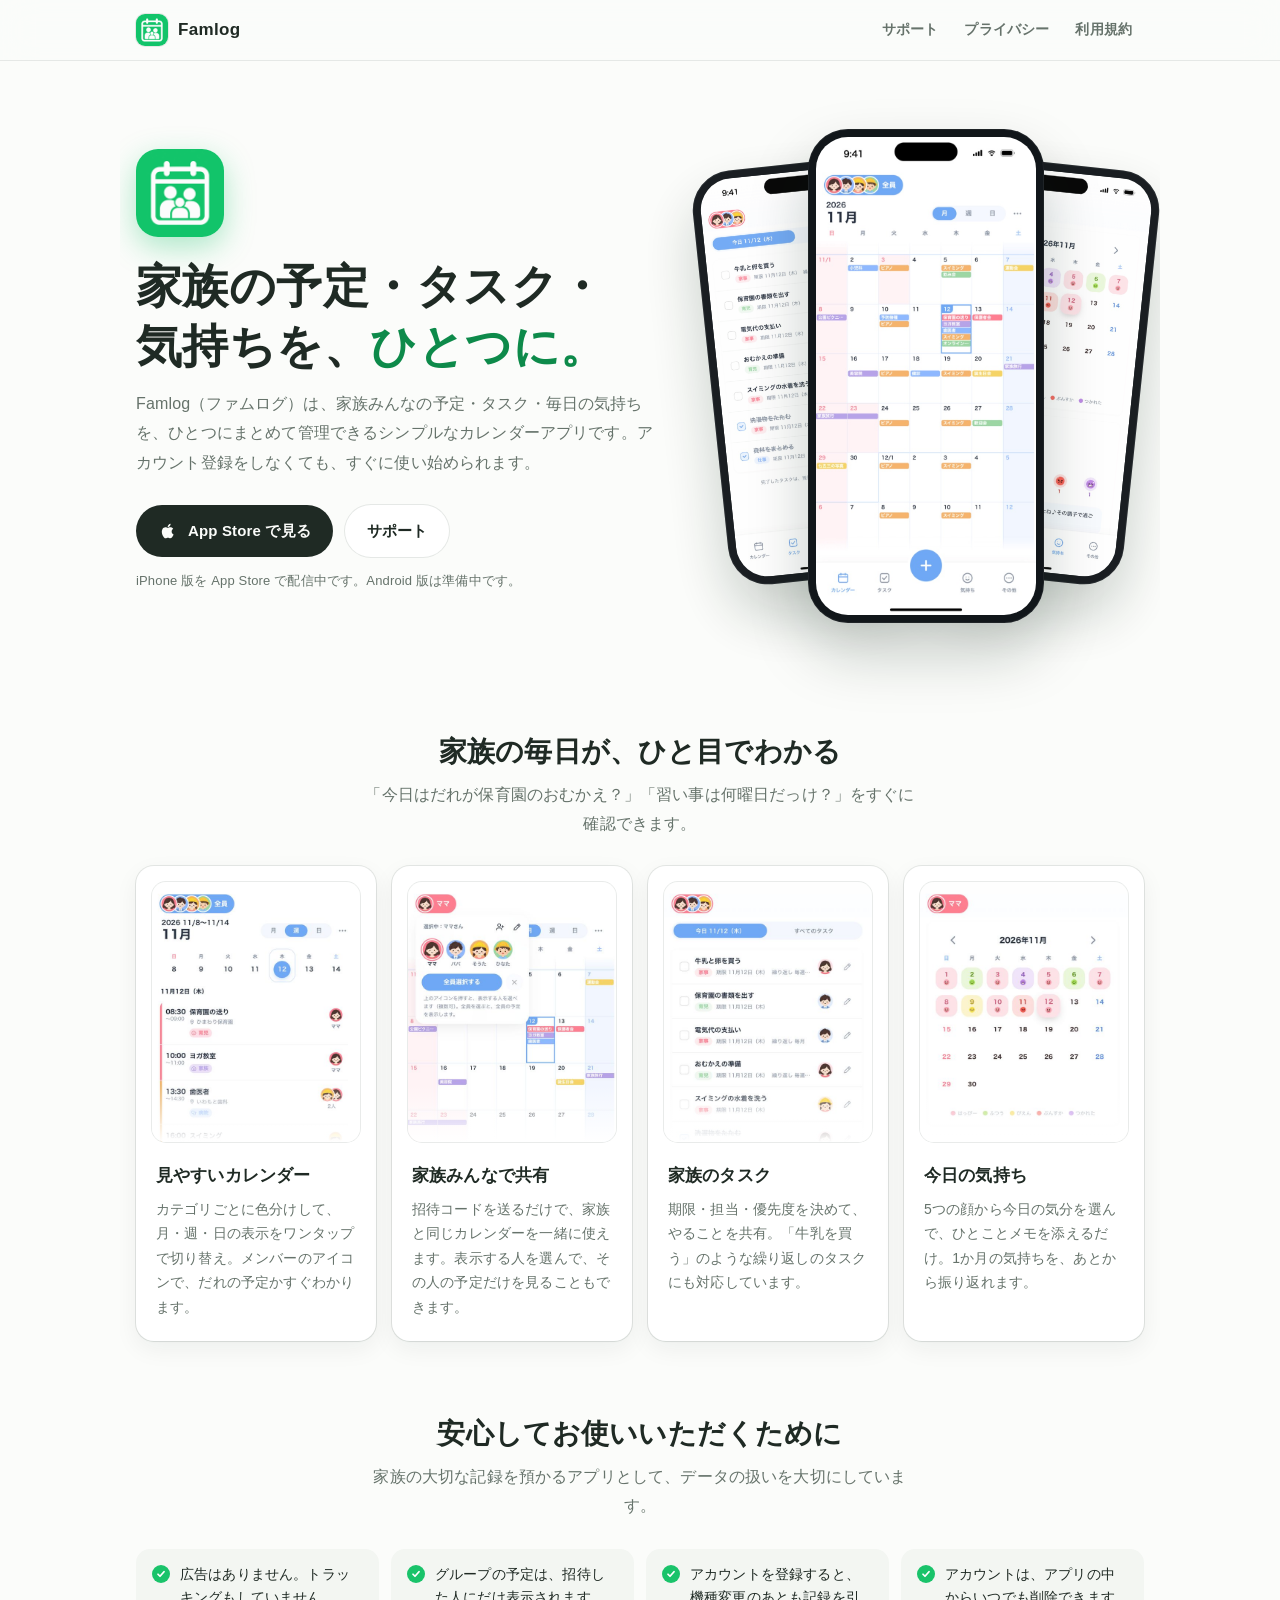
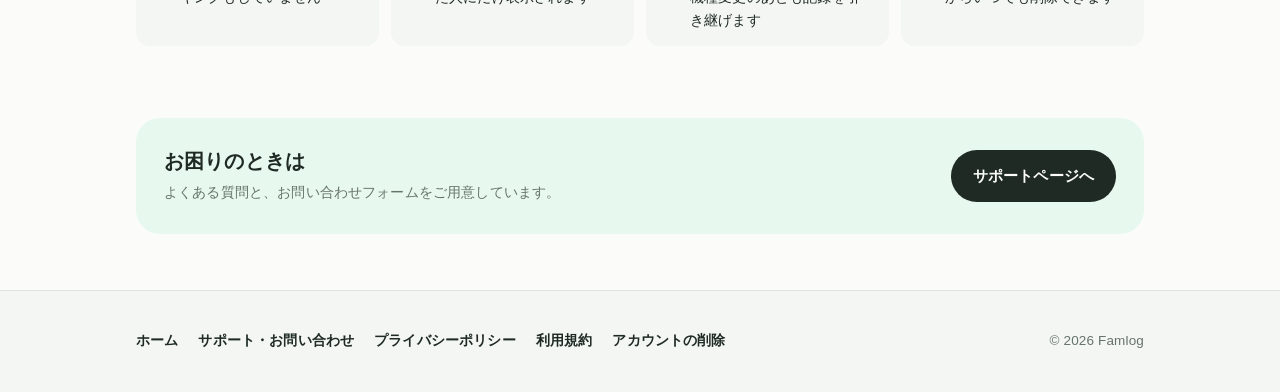
<file: index.html>
<!doctype html>
<html lang="ja">
<head>
  <meta charset="utf-8">
  <meta name="viewport" content="width=device-width, initial-scale=1, viewport-fit=cover">
  <title>Famlog（ファムログ）｜家族の予定・タスク・気持ちをひとつに</title>
  <link rel="stylesheet" href="legal.css">
  <meta name="description" content="Famlog（ファムログ）は、家族みんなの予定・タスク・毎日の気持ちを、ひとつにまとめて管理できるシンプルなカレンダーアプリです。">
  <meta name="theme-color" content="#fbfcfa" media="(prefers-color-scheme: light)">
  <meta name="theme-color" content="#0f1412" media="(prefers-color-scheme: dark)">
  <meta property="og:title" content="Famlog（ファムログ）">
  <meta property="og:description" content="家族みんなの予定・タスク・毎日の気持ちを、ひとつにまとめて管理できるシンプルなカレンダーアプリ。">
  <meta property="og:type" content="website">
  <meta property="og:image" content="https://famlog-app.github.io/images/icon.png">
  <meta name="apple-itunes-app" content="app-id=6818850324">
  <link rel="icon" href="images/icon.png">
  <link rel="apple-touch-icon" href="images/icon.png">
  <script>
    // アプリの中（iframe）で開いたときは data-embed を付ける（サイトのヘッダーとダークモードを使わない）
    try { if (window.self !== window.top) document.documentElement.setAttribute("data-embed", ""); } catch (e) { document.documentElement.setAttribute("data-embed", ""); }
  </script>
</head>
<body class="home">
<header class="site-header">
  <div class="inner">
    <a class="brand" href="index.html" aria-current="page"><img src="images/icon.png" alt="" width="32" height="32">Famlog</a>
    <nav class="site-nav" aria-label="メニュー">
      <a href="support.html">サポート</a>
      <a href="privacy.html">プライバシー</a>
      <a class="wide" href="terms.html">利用規約</a>
    </nav>
  </div>
</header>

<main>
  <section class="hero">
    <div>
      <img class="app-icon" src="images/icon.png" alt="Famlog のアイコン" width="88" height="88">
      <h1><span class="nw">家族の予定・</span><span class="nw">タスク・</span><span class="nw">気持ちを、</span><span class="nw accent">ひとつに。</span></h1>
      <p class="lead">Famlog（ファムログ）は、家族みんなの予定・タスク・毎日の気持ちを、ひとつにまとめて管理できるシンプルなカレンダーアプリです。アカウント登録をしなくても、すぐに使い始められます。</p>
      <div class="cta">
        <a class="btn btn-primary" href="https://apps.apple.com/jp/app/id6818850324" target="_blank" rel="noopener">
          <svg viewBox="0 0 24 24" fill="currentColor" aria-hidden="true"><path d="M16.37 12.6c-.02-2.2 1.8-3.26 1.88-3.31-1.03-1.5-2.62-1.7-3.18-1.73-1.35-.14-2.64.8-3.33.8-.69 0-1.74-.78-2.87-.76-1.47.02-2.83.86-3.59 2.18-1.53 2.66-.39 6.6 1.1 8.76.73 1.06 1.6 2.24 2.73 2.2 1.1-.05 1.51-.71 2.84-.71 1.32 0 1.7.71 2.86.69 1.18-.02 1.93-1.07 2.65-2.13.84-1.22 1.18-2.4 1.2-2.47-.03-.01-2.3-.88-2.32-3.5ZM14.2 6.13c.6-.73 1.01-1.75.9-2.76-.87.04-1.92.58-2.54 1.31-.56.65-1.05 1.68-.92 2.67.97.08 1.96-.49 2.56-1.22Z"/></svg>
          App Store で見る
        </a>
        <a class="btn btn-ghost" href="support.html">サポート</a>
      </div>
      <p class="cta-note">iPhone 版を App Store で配信中です。Android 版は準備中です。</p>
    </div>
    <div class="shots" aria-hidden="true">
      <div class="phone back left"><img src="images/04-tasks.jpg" alt="" width="600" height="1304"></div>
      <div class="phone back right"><img src="images/03-mood.jpg" alt="" width="600" height="1304"></div>
      <div class="phone front"><img src="images/01-month.jpg" alt="" width="600" height="1304"></div>
    </div>
  </section>

  <h2 class="section-title">家族の毎日が、ひと目でわかる</h2>
  <p class="section-lead">「今日はだれが保育園のおむかえ？」「習い事は何曜日だっけ？」をすぐに確認できます。</p>

  <div class="features">
    <div class="feature">
      <div class="shot"><img src="images/feat-calendar.jpg" alt="週表示のカレンダー。その日の予定と担当メンバーが並んでいる画面" width="560" height="700" loading="lazy"></div>
      <div class="ic"><svg viewBox="0 0 24 24" fill="none" stroke="currentColor" stroke-width="2" stroke-linecap="round" stroke-linejoin="round" aria-hidden="true"><rect x="3" y="5" width="18" height="16" rx="3"/><path d="M3 10h18M8 3v4M16 3v4"/></svg></div>
      <h3>見やすいカレンダー</h3>
      <p>カテゴリごとに色分けして、月・週・日の表示をワンタップで切り替え。メンバーのアイコンで、だれの予定かすぐわかります。</p>
    </div>
    <div class="feature">
      <div class="shot"><img src="images/feat-family.jpg" alt="表示するメンバーを選ぶ画面。ママ・パパ・子ども2人のアイコンが並んでいる" width="560" height="700" loading="lazy"></div>
      <div class="ic"><svg viewBox="0 0 24 24" fill="none" stroke="currentColor" stroke-width="2" stroke-linecap="round" stroke-linejoin="round" aria-hidden="true"><circle cx="9" cy="8" r="3.5"/><path d="M2.5 20c0-3.3 2.9-6 6.5-6s6.5 2.7 6.5 6"/><circle cx="17" cy="9" r="2.5"/><path d="M17 14c2.5 0 4.5 2 4.5 4.5"/></svg></div>
      <h3>家族みんなで共有</h3>
      <p>招待コードを送るだけで、家族と同じカレンダーを一緒に使えます。表示する人を選んで、その人の予定だけを見ることもできます。</p>
    </div>
    <div class="feature">
      <div class="shot"><img src="images/feat-tasks.jpg" alt="今日のタスクの一覧。期限と担当メンバーが表示されている画面" width="560" height="700" loading="lazy"></div>
      <div class="ic"><svg viewBox="0 0 24 24" fill="none" stroke="currentColor" stroke-width="2" stroke-linecap="round" stroke-linejoin="round" aria-hidden="true"><rect x="4" y="4" width="16" height="16" rx="4"/><path d="m8.5 12 2.5 2.5 4.5-5"/></svg></div>
      <h3>家族のタスク</h3>
      <p>期限・担当・優先度を決めて、やることを共有。「牛乳を買う」のような繰り返しのタスクにも対応しています。</p>
    </div>
    <div class="feature">
      <div class="shot"><img src="images/feat-mood.jpg" alt="気持ちのカレンダー。日ごとの気分が色と顔で記録されている画面" width="560" height="700" loading="lazy"></div>
      <div class="ic"><svg viewBox="0 0 24 24" fill="none" stroke="currentColor" stroke-width="2" stroke-linecap="round" stroke-linejoin="round" aria-hidden="true"><circle cx="12" cy="12" r="9"/><path d="M8.5 14.5c.9 1.2 2.1 1.8 3.5 1.8s2.6-.6 3.5-1.8"/><path d="M9 9.5h.01M15 9.5h.01"/></svg></div>
      <h3>今日の気持ち</h3>
      <p>5つの顔から今日の気分を選んで、ひとことメモを添えるだけ。1か月の気持ちを、あとから振り返れます。</p>
    </div>
  </div>

  <h2 class="section-title">安心してお使いいただくために</h2>
  <p class="section-lead">家族の大切な記録を預かるアプリとして、データの扱いを大切にしています。</p>
  <ul class="trust">
    <li>広告はありません。トラッキングもしていません</li>
    <li>グループの予定は、招待した人にだけ表示されます</li>
    <li>アカウントを登録すると、機種変更のあとも記録を引き継げます</li>
    <li>アカウントは、アプリの中からいつでも削除できます</li>
  </ul>

  <section class="help-band">
    <div>
      <h2>お困りのときは</h2>
      <p>よくある質問と、お問い合わせフォームをご用意しています。</p>
    </div>
    <a class="btn btn-primary" href="support.html">サポートページへ</a>
  </section>
</main>

<footer class="site-footer">
  <div class="inner">
    <nav aria-label="サイト内のページ">
      <a class="site-only" href="index.html">ホーム</a>
      <a href="support.html">サポート・お問い合わせ</a>
      <a href="privacy.html">プライバシーポリシー</a>
      <a href="terms.html">利用規約</a>
      <a href="delete-account.html">アカウントの削除</a>
    </nav>
    <p class="copy">© 2026 Famlog</p>
  </div>
</footer>
</body>
</html>
</file>
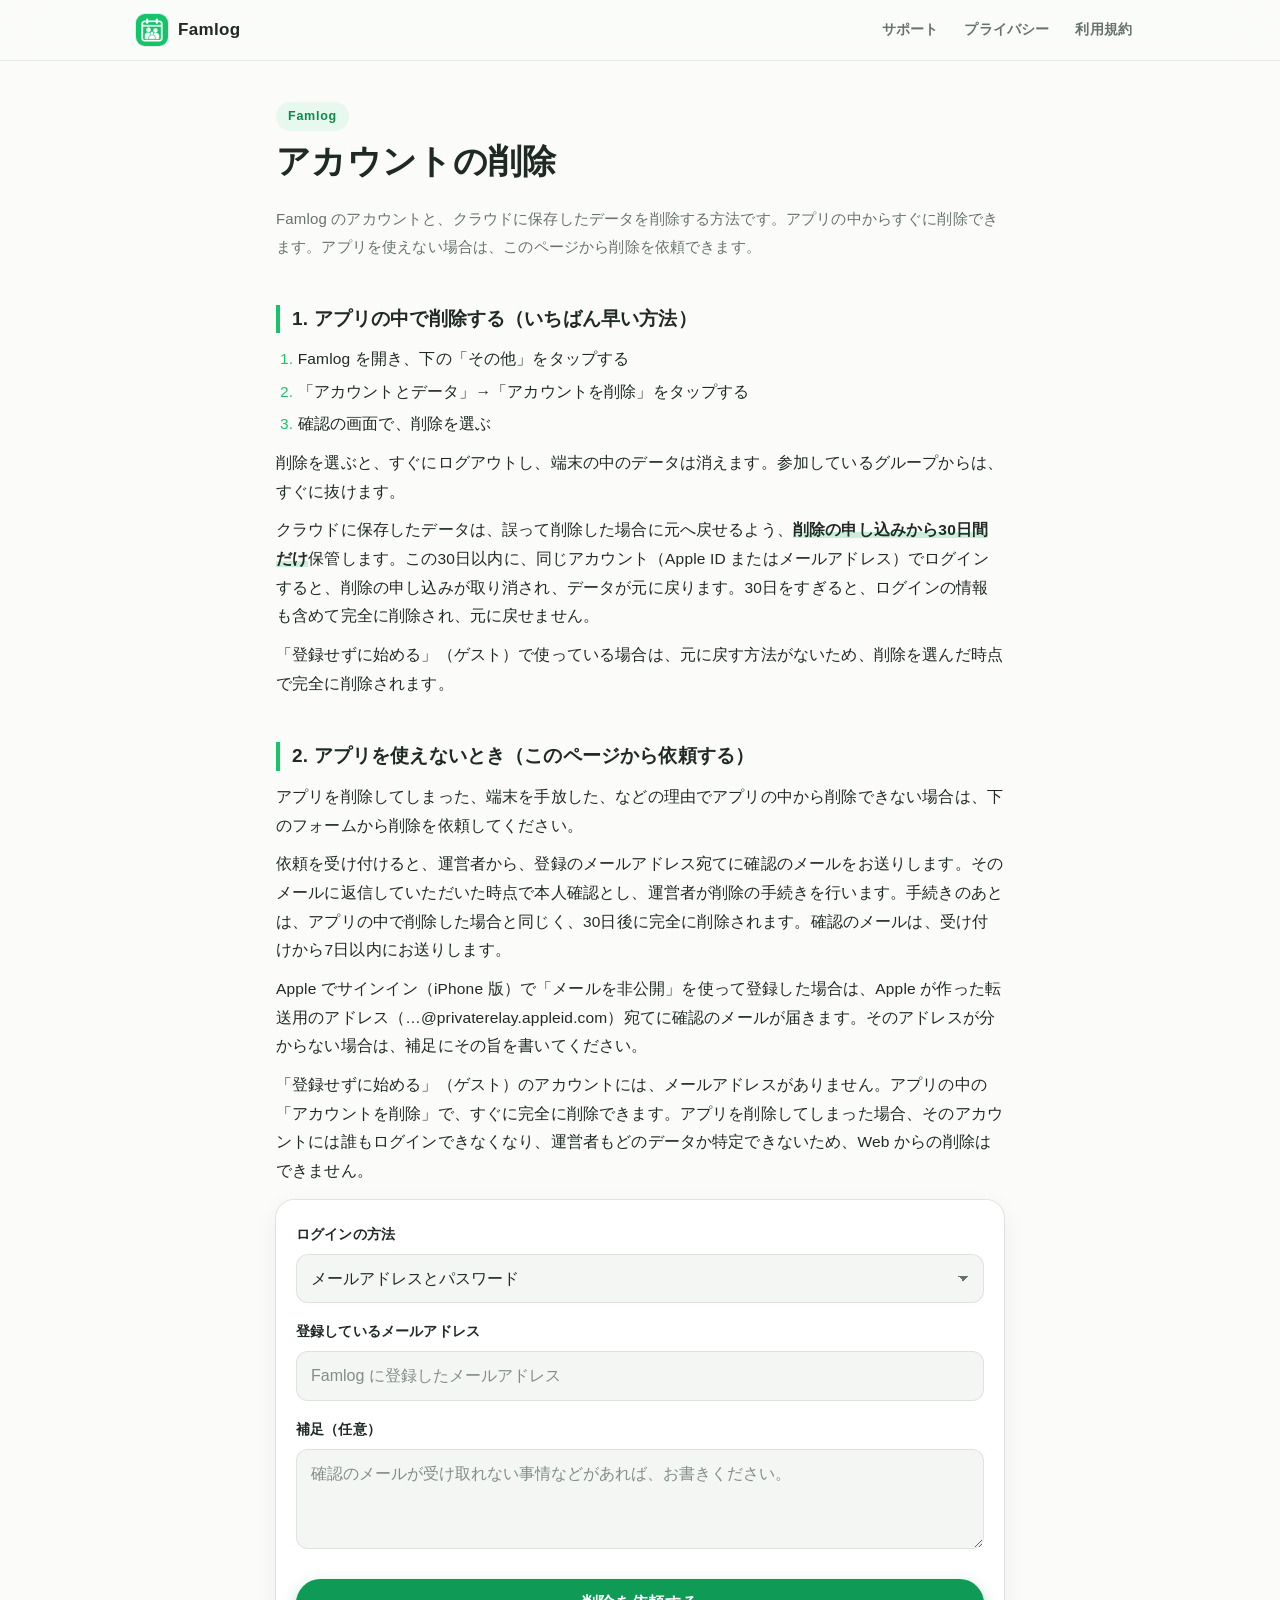
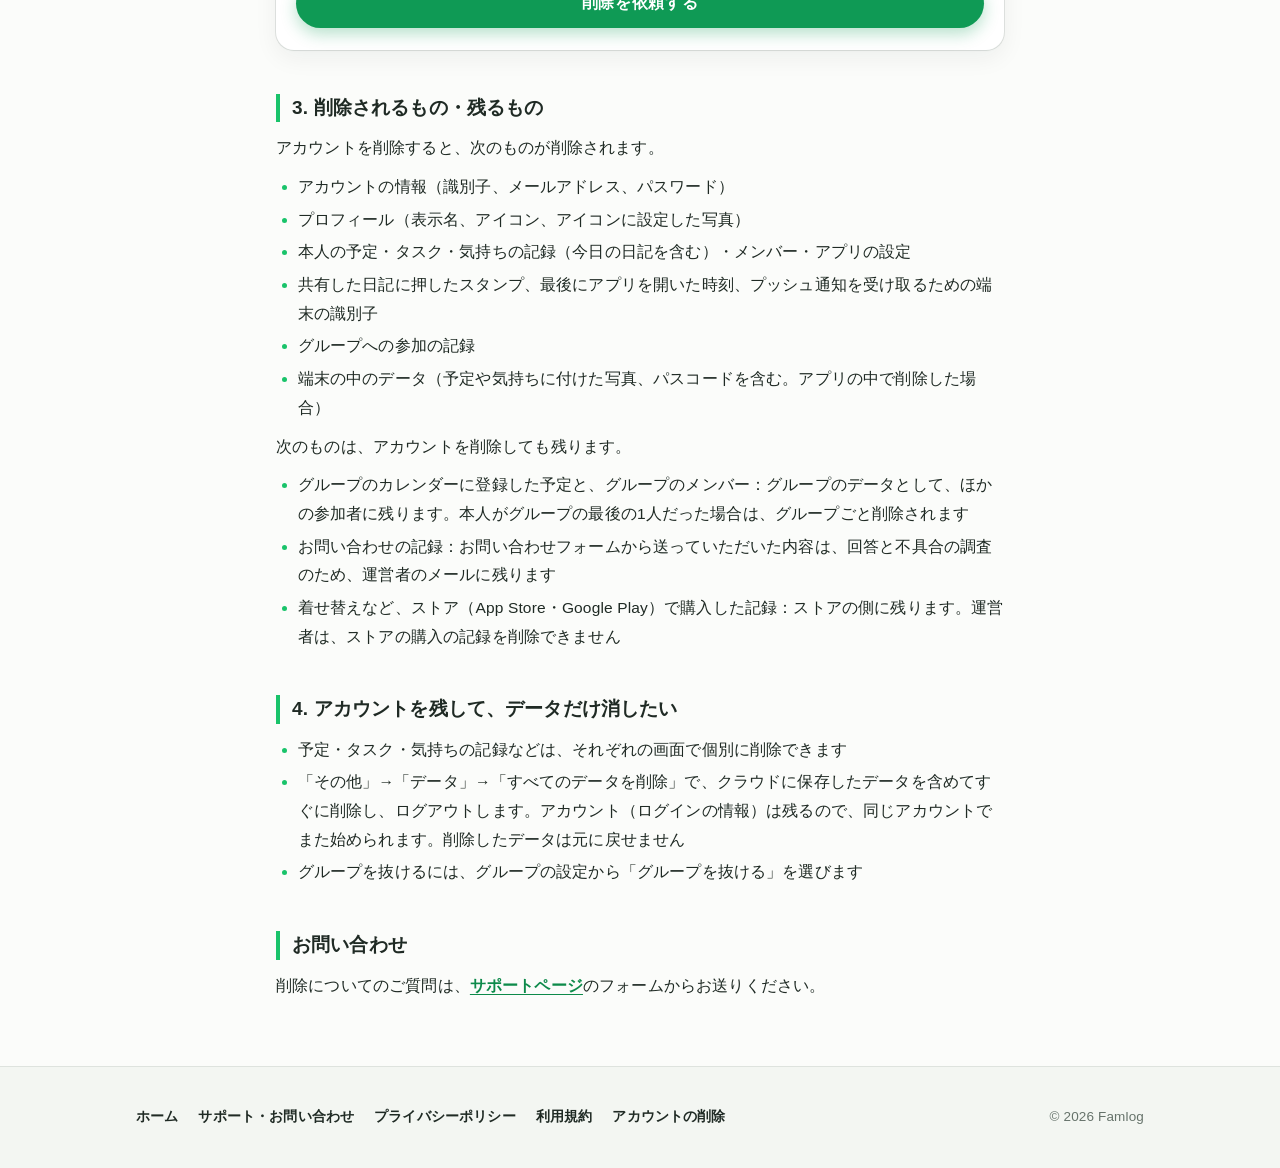
<file: delete-account.html>
<!doctype html>
<html lang="ja">
<head>
  <meta charset="utf-8">
  <meta name="viewport" content="width=device-width, initial-scale=1, viewport-fit=cover">
  <title>アカウントの削除 | Famlog</title>
  <link rel="stylesheet" href="legal.css">
  <meta name="description" content="家族の予定・タスク・気持ちを記録するアプリ「Famlog」のアカウントの削除です。">
  <meta name="theme-color" content="#fbfcfa" media="(prefers-color-scheme: light)">
  <meta name="theme-color" content="#0f1412" media="(prefers-color-scheme: dark)">
  <link rel="icon" href="images/icon.png">
  <link rel="apple-touch-icon" href="images/icon.png">
  <script>
    // アプリの中（iframe）で開いたときは data-embed を付ける（サイトのヘッダーとダークモードを使わない）
    try { if (window.self !== window.top) document.documentElement.setAttribute("data-embed", ""); } catch (e) { document.documentElement.setAttribute("data-embed", ""); }
  </script>
</head>
<body>
<header class="site-header">
  <div class="inner">
    <a class="brand" href="index.html"><img src="images/icon.png" alt="" width="32" height="32">Famlog</a>
    <nav class="site-nav" aria-label="メニュー">
      <a href="support.html">サポート</a>
      <a href="privacy.html">プライバシー</a>
      <a class="wide" href="terms.html">利用規約</a>
    </nav>
  </div>
</header>

<main>
  <header class="page-hero">
    <p class="eyebrow">Famlog</p>
    <h1>アカウントの削除</h1>
  </header>

  <p class="lead">Famlog のアカウントと、クラウドに保存したデータを削除する方法です。アプリの中からすぐに削除できます。アプリを使えない場合は、このページから削除を依頼できます。</p>

  <h2>1. アプリの中で削除する（いちばん早い方法）</h2>
  <ol>
    <li>Famlog を開き、下の「その他」をタップする</li>
    <li>「アカウントとデータ」→「アカウントを削除」をタップする</li>
    <li>確認の画面で、削除を選ぶ</li>
  </ol>
  <p>削除を選ぶと、すぐにログアウトし、端末の中のデータは消えます。参加しているグループからは、すぐに抜けます。</p>
  <p>クラウドに保存したデータは、誤って削除した場合に元へ戻せるよう、<strong>削除の申し込みから30日間だけ</strong>保管します。この30日以内に、同じアカウント（Apple ID またはメールアドレス）でログインすると、削除の申し込みが取り消され、データが元に戻ります。30日をすぎると、ログインの情報も含めて完全に削除され、元に戻せません。</p>
  <p>「登録せずに始める」（ゲスト）で使っている場合は、元に戻す方法がないため、削除を選んだ時点で完全に削除されます。</p>

  <h2>2. アプリを使えないとき（このページから依頼する）</h2>
  <p>アプリを削除してしまった、端末を手放した、などの理由でアプリの中から削除できない場合は、下のフォームから削除を依頼してください。</p>
  <p>依頼を受け付けると、運営者から、登録のメールアドレス宛てに確認のメールをお送りします。そのメールに返信していただいた時点で本人確認とし、運営者が削除の手続きを行います。手続きのあとは、アプリの中で削除した場合と同じく、30日後に完全に削除されます。確認のメールは、受け付けから7日以内にお送りします。</p>
  <p>Apple でサインイン（iPhone 版）で「メールを非公開」を使って登録した場合は、Apple が作った転送用のアドレス（…@privaterelay.appleid.com）宛てに確認のメールが届きます。そのアドレスが分からない場合は、補足にその旨を書いてください。</p>
  <p>「登録せずに始める」（ゲスト）のアカウントには、メールアドレスがありません。アプリの中の「アカウントを削除」で、すぐに完全に削除できます。アプリを削除してしまった場合、そのアカウントには誰もログインできなくなり、運営者もどのデータか特定できないため、Web からの削除はできません。</p>

  <form id="delete-form" class="box" novalidate>
    <label class="field">
      <span>ログインの方法</span>
      <select id="delete-method">
        <option value="メールアドレスとパスワード">メールアドレスとパスワード</option>
        <option value="Appleでサインイン">Apple でサインイン（iPhone 版）</option>
      </select>
    </label>

    <label class="field">
      <span>登録しているメールアドレス</span>
      <input id="delete-email" type="email" inputmode="email" autocomplete="email" placeholder="Famlog に登録したメールアドレス">
    </label>

    <label class="field">
      <span>補足（任意）</span>
      <textarea id="delete-note" rows="3" placeholder="確認のメールが受け取れない事情などがあれば、お書きください。"></textarea>
    </label>

    <button id="delete-submit" type="submit">削除を依頼する</button>
    <p id="delete-status" class="status" role="status" hidden></p>
  </form>

  <h2>3. 削除されるもの・残るもの</h2>
  <p>アカウントを削除すると、次のものが削除されます。</p>
  <ul>
    <li>アカウントの情報（識別子、メールアドレス、パスワード）</li>
    <li>プロフィール（表示名、アイコン、アイコンに設定した写真）</li>
    <li>本人の予定・タスク・気持ちの記録（今日の日記を含む）・メンバー・アプリの設定</li>
    <li>共有した日記に押したスタンプ、最後にアプリを開いた時刻、プッシュ通知を受け取るための端末の識別子</li>
    <li>グループへの参加の記録</li>
    <li>端末の中のデータ（予定や気持ちに付けた写真、パスコードを含む。アプリの中で削除した場合）</li>
  </ul>
  <p>次のものは、アカウントを削除しても残ります。</p>
  <ul>
    <li>グループのカレンダーに登録した予定と、グループのメンバー：グループのデータとして、ほかの参加者に残ります。本人がグループの最後の1人だった場合は、グループごと削除されます</li>
    <li>お問い合わせの記録：お問い合わせフォームから送っていただいた内容は、回答と不具合の調査のため、運営者のメールに残ります</li>
    <li>着せ替えなど、ストア（App Store・Google Play）で購入した記録：ストアの側に残ります。運営者は、ストアの購入の記録を削除できません</li>
  </ul>

  <h2>4. アカウントを残して、データだけ消したい</h2>
  <ul>
    <li>予定・タスク・気持ちの記録などは、それぞれの画面で個別に削除できます</li>
    <li>「その他」→「データ」→「すべてのデータを削除」で、クラウドに保存したデータを含めてすぐに削除し、ログアウトします。アカウント（ログインの情報）は残るので、同じアカウントでまた始められます。削除したデータは元に戻せません</li>
    <li>グループを抜けるには、グループの設定から「グループを抜ける」を選びます</li>
  </ul>

  <h2>お問い合わせ</h2>
  <p>削除についてのご質問は、<a href="support.html">サポートページ</a>のフォームからお送りください。</p>

</main>

<footer class="site-footer">
  <div class="inner">
    <nav aria-label="サイト内のページ">
      <a class="site-only" href="index.html">ホーム</a>
      <a href="support.html">サポート・お問い合わせ</a>
      <a href="privacy.html">プライバシーポリシー</a>
      <a href="terms.html">利用規約</a>
      <a href="delete-account.html">アカウントの削除</a>
    </nav>
    <p class="copy">© 2026 Famlog</p>
  </div>
</footer>

<script>
  // 送信先はサポートページのお問い合わせフォームと同じ（Formspree）。件名で見分ける。
  var FORM_ENDPOINT = "https://formspree.io/f/mjyknllr";
  var SUPPORT_EMAIL = "yfam.252525@gmail.com";

  (function () {
    var form = document.getElementById("delete-form");
    var method = document.getElementById("delete-method");
    var email = document.getElementById("delete-email");
    var note = document.getElementById("delete-note");
    var submit = document.getElementById("delete-submit");
    var status = document.getElementById("delete-status");

    function show(text, kind) {
      status.textContent = text;
      status.className = "status " + kind;
      status.hidden = false;
    }

    /** 送信できなかったときの逃げ道。メールアプリに同じ内容の下書きを作る */
    function openMail(body) {
      window.location.href =
        "mailto:" + SUPPORT_EMAIL +
        "?subject=" + encodeURIComponent("[Famlog] アカウント削除の依頼") +
        "&body=" + encodeURIComponent(body);
    }

    form.addEventListener("submit", function (event) {
      event.preventDefault();

      var address = email.value.trim();
      if (!address || address.indexOf("@") < 0) {
        show("登録しているメールアドレスを入力してください。", "ng");
        email.focus();
        return;
      }

      var extra = note.value.trim();
      var mailBody = [
        "Famlog のアカウントの削除を依頼します。",
        "",
        "ログインの方法：" + method.value,
        "登録のメールアドレス：" + address,
        "補足：" + (extra || "（なし）"),
      ].join("\n");

      submit.disabled = true;
      show("送信しています…", "");

      fetch(FORM_ENDPOINT, {
        method: "POST",
        headers: { "Content-Type": "application/json", Accept: "application/json" },
        body: JSON.stringify({
          _subject: "[Famlog] アカウント削除の依頼",
          種別: "アカウント削除の依頼",
          ログインの方法: method.value,
          // Formspree はこの email を返信先として扱う
          email: address,
          補足: extra,
        }),
      })
        .then(function (res) {
          if (res.ok) {
            form.reset();
            show("受け付けました。7日以内に、登録のメールアドレス宛てに確認のメールをお送りします。", "ok");
          } else {
            show("送信できませんでした。メールアプリを開きます。", "ng");
            openMail(mailBody);
          }
        })
        .catch(function () {
          show("送信できませんでした。メールアプリを開きます。", "ng");
          openMail(mailBody);
        })
        .finally(function () {
          submit.disabled = false;
        });
    });
  })();
</script>
</body>
</html>
</file>
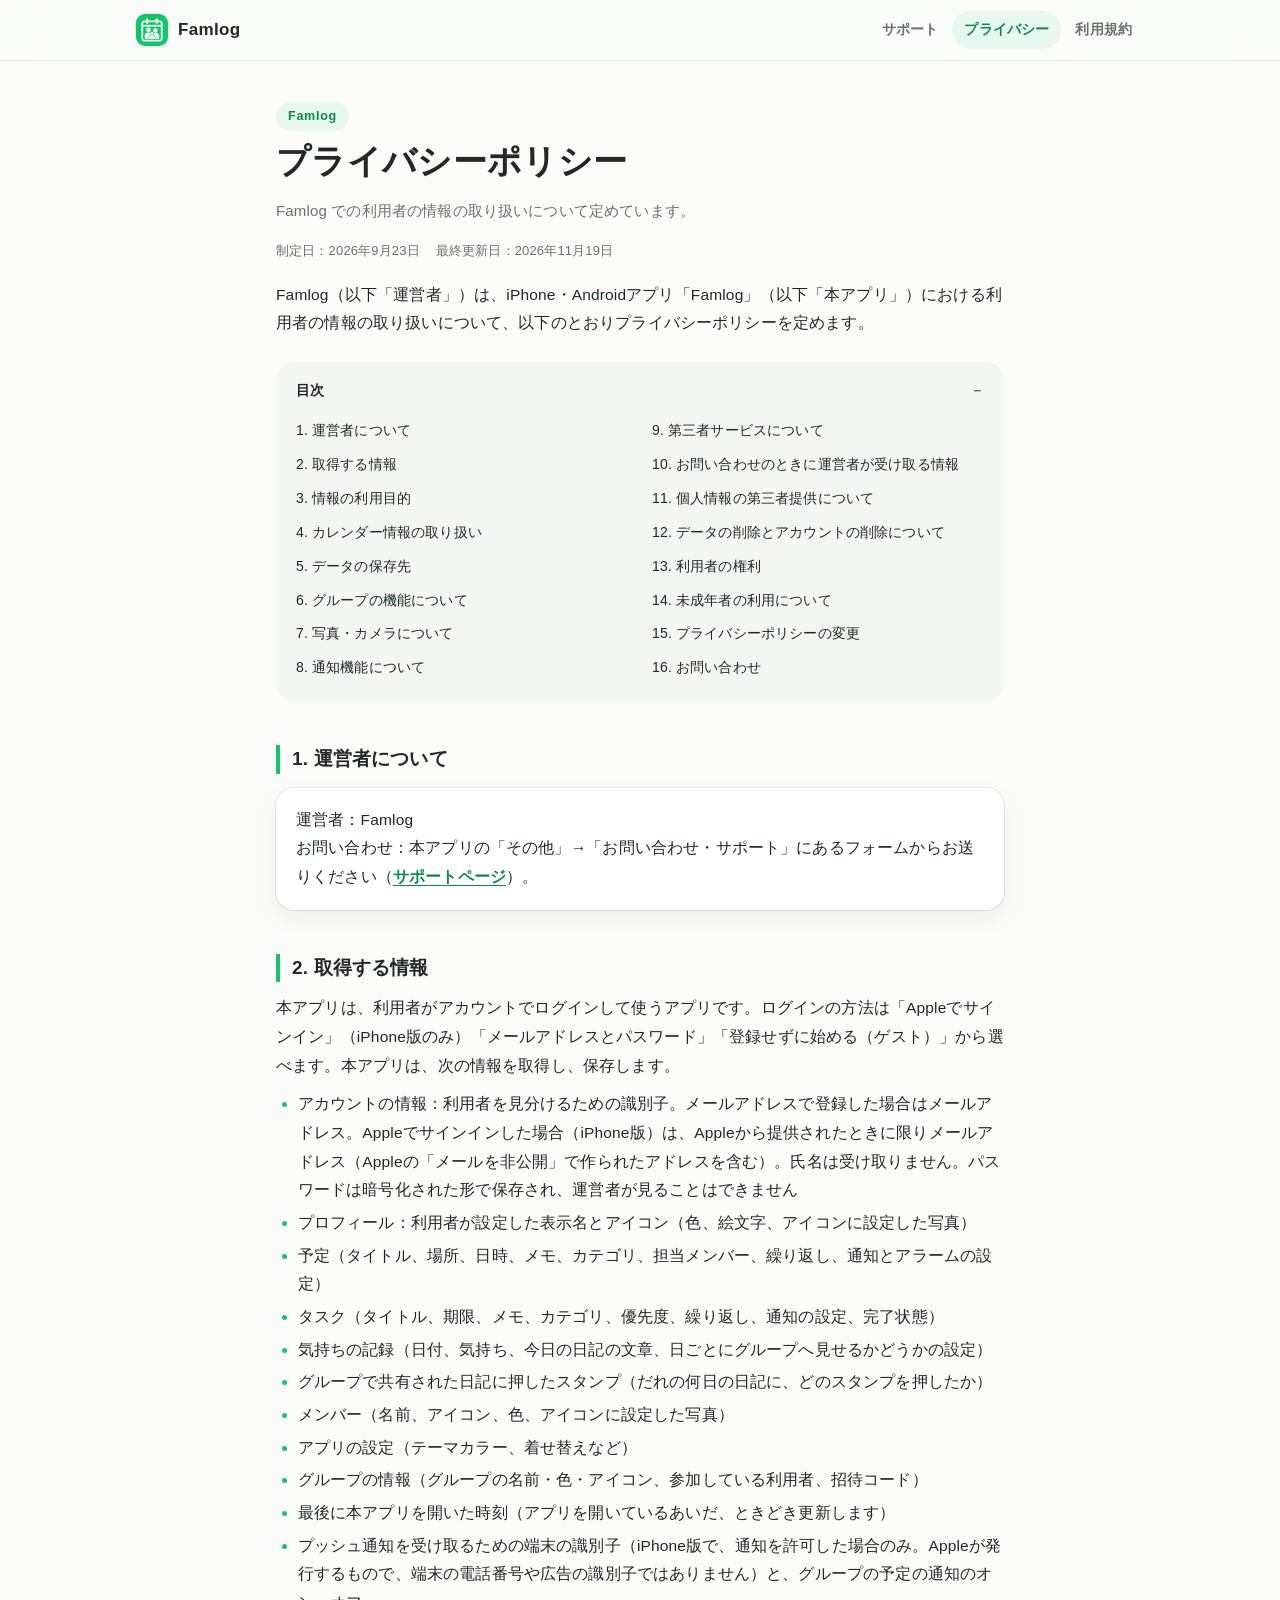
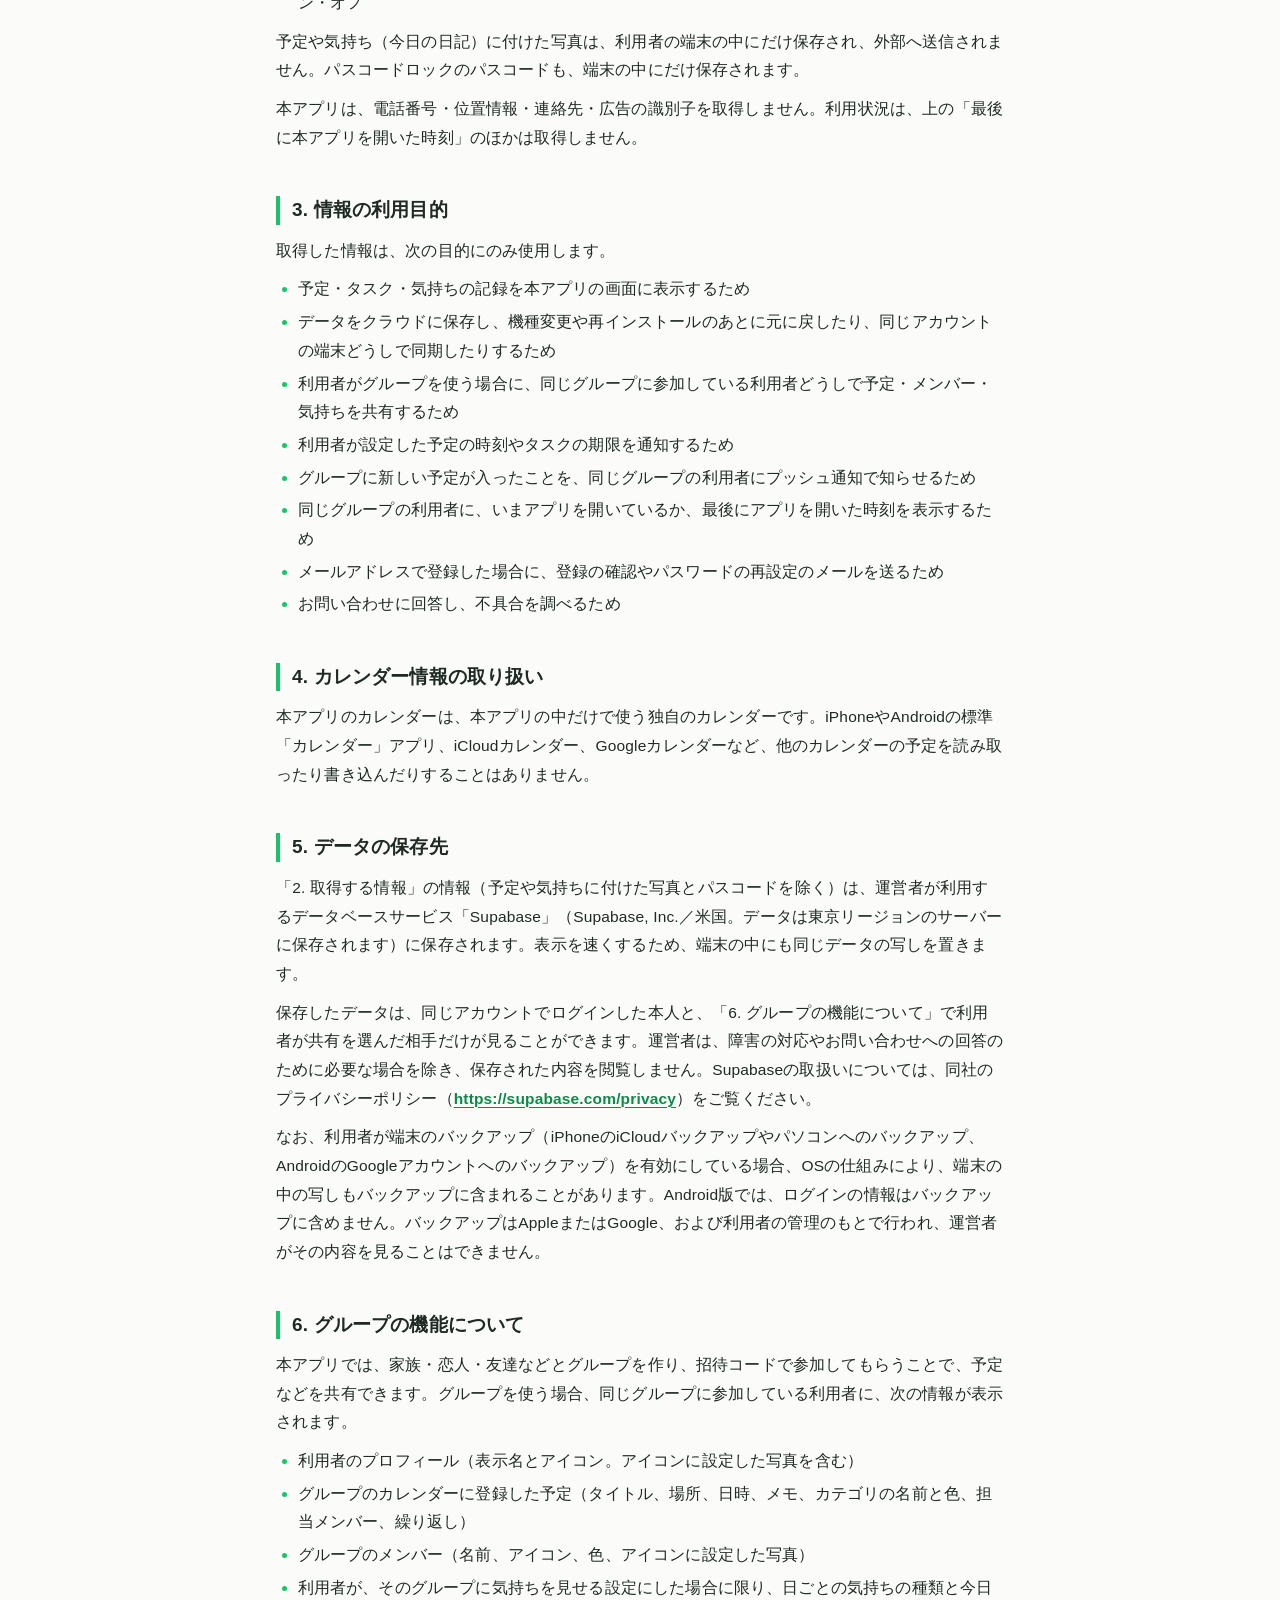
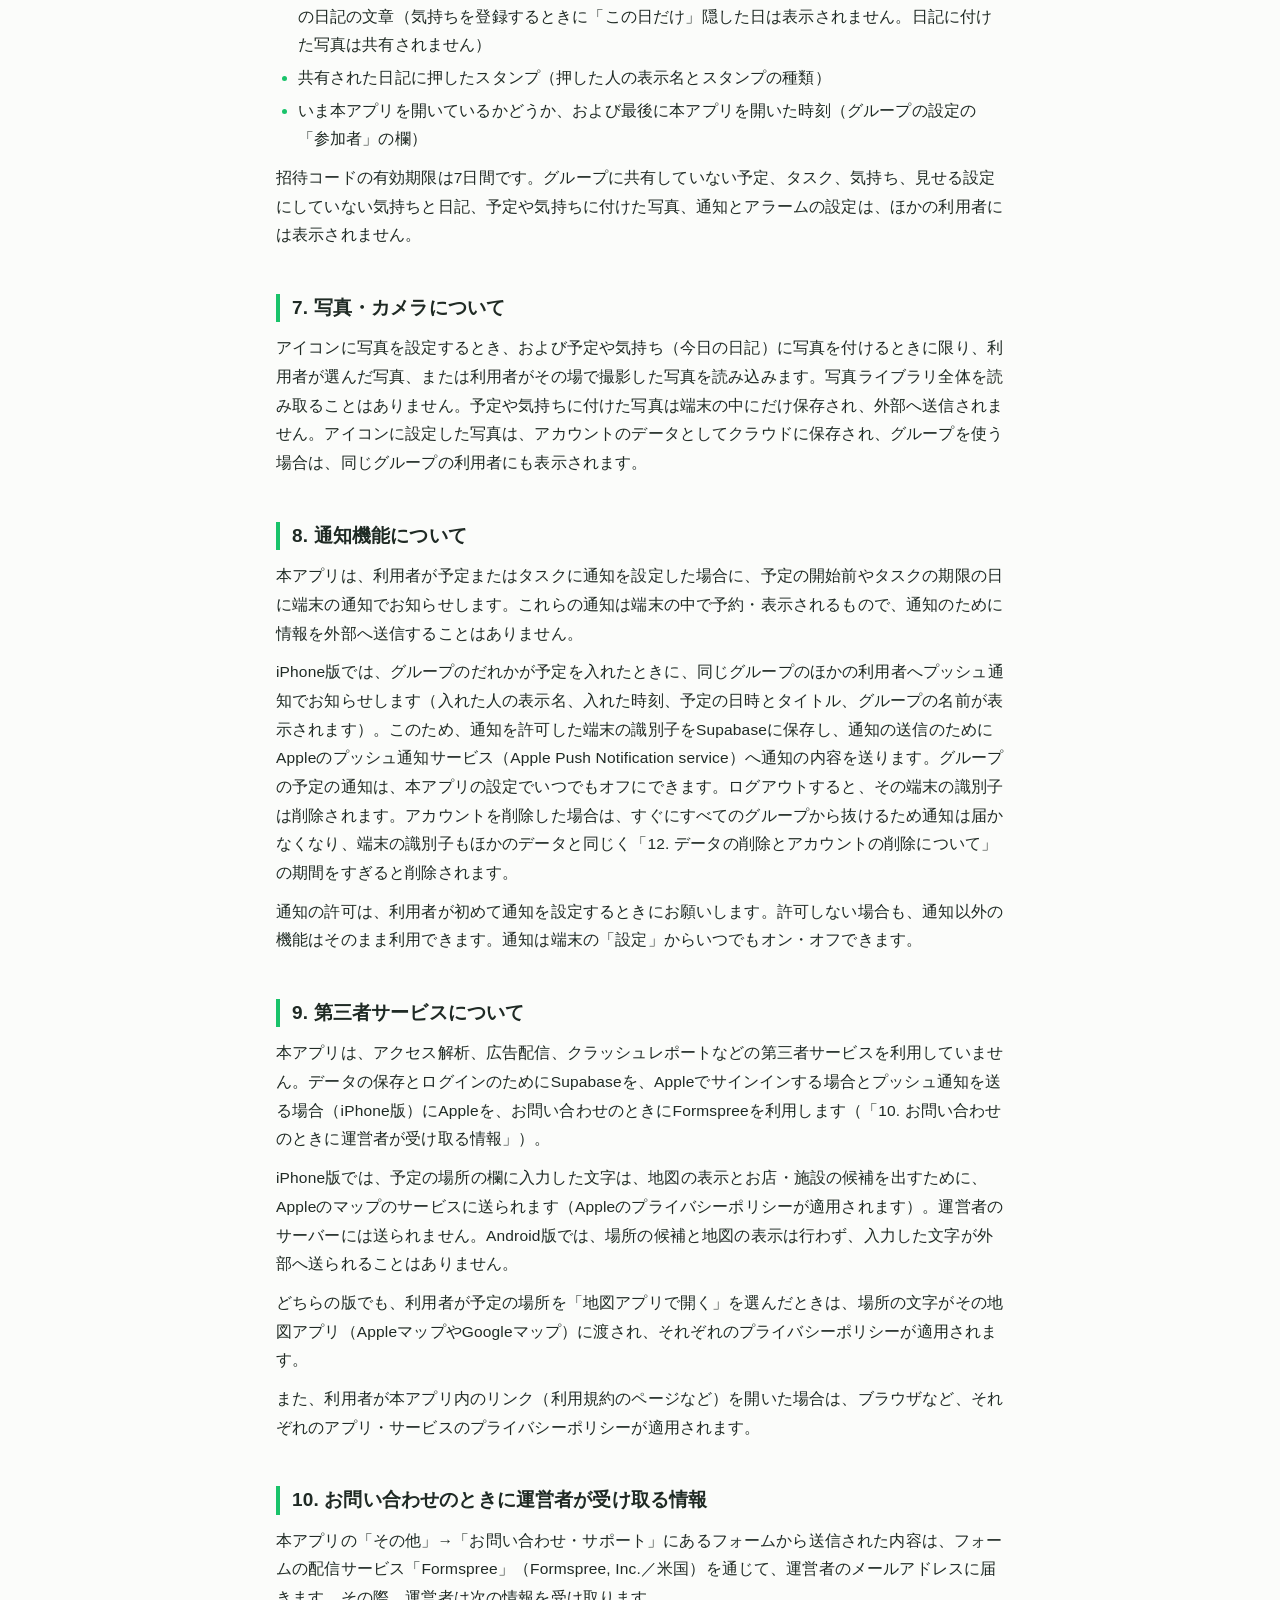
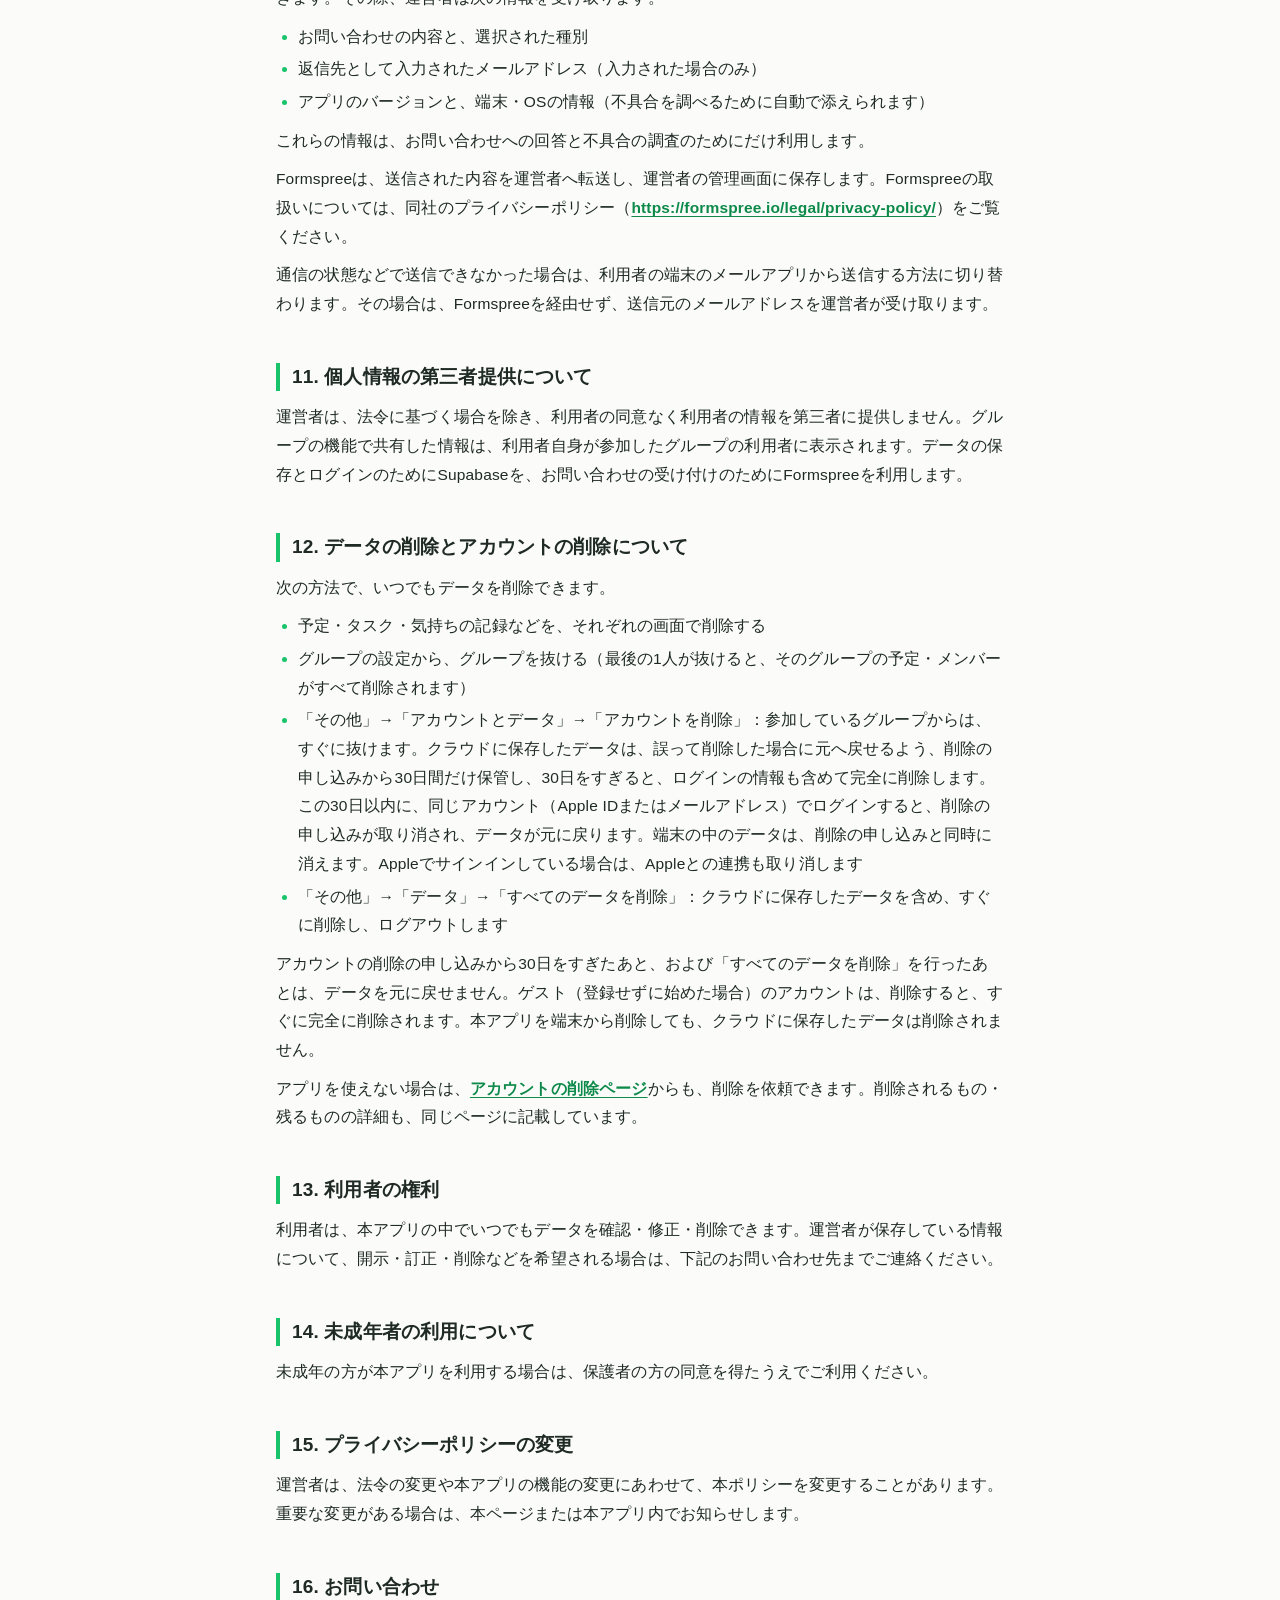
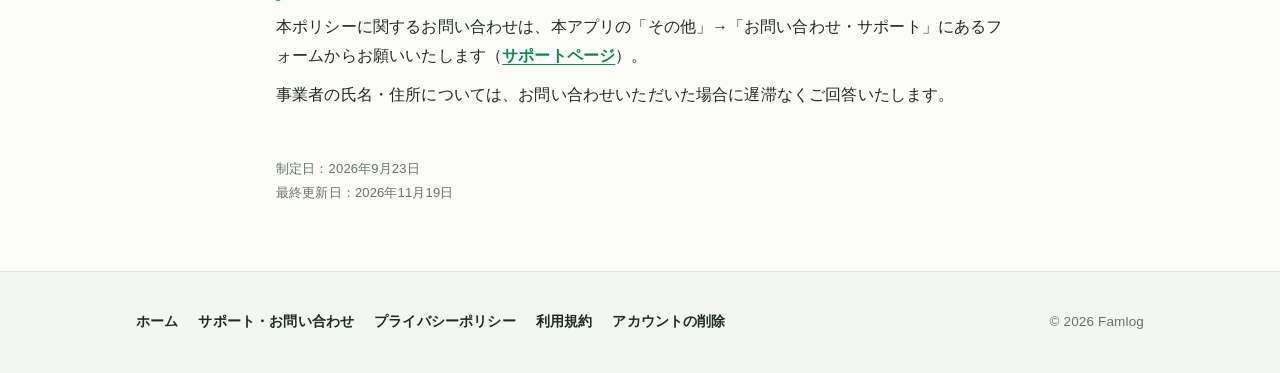
<file: privacy.html>
<!doctype html>
<html lang="ja">
<head>
  <meta charset="utf-8">
  <meta name="viewport" content="width=device-width, initial-scale=1, viewport-fit=cover">
  <title>プライバシーポリシー | Famlog</title>
  <link rel="stylesheet" href="legal.css">
  <meta name="description" content="家族の予定・タスク・気持ちを記録するアプリ「Famlog」のプライバシーポリシーです。">
  <meta name="theme-color" content="#fbfcfa" media="(prefers-color-scheme: light)">
  <meta name="theme-color" content="#0f1412" media="(prefers-color-scheme: dark)">
  <link rel="icon" href="images/icon.png">
  <link rel="apple-touch-icon" href="images/icon.png">
  <script>
    // アプリの中（iframe）で開いたときは data-embed を付ける（サイトのヘッダーとダークモードを使わない）
    try { if (window.self !== window.top) document.documentElement.setAttribute("data-embed", ""); } catch (e) { document.documentElement.setAttribute("data-embed", ""); }
  </script>
</head>
<body>
<header class="site-header">
  <div class="inner">
    <a class="brand" href="index.html"><img src="images/icon.png" alt="" width="32" height="32">Famlog</a>
    <nav class="site-nav" aria-label="メニュー">
      <a href="support.html">サポート</a>
      <a href="privacy.html" aria-current="page">プライバシー</a>
      <a class="wide" href="terms.html">利用規約</a>
    </nav>
  </div>
</header>

<main>
  <header class="page-hero">
    <p class="eyebrow">Famlog</p>
    <h1>プライバシーポリシー</h1>
    <p class="lead">Famlog での利用者の情報の取り扱いについて定めています。</p>
    <p class="meta"><span>制定日：2026年9月23日</span><span>最終更新日：2026年11月19日</span></p>
  </header>

  <p>Famlog（以下「運営者」）は、iPhone・Androidアプリ「Famlog」（以下「本アプリ」）における利用者の情報の取り扱いについて、以下のとおりプライバシーポリシーを定めます。</p>

  <details class="toc" open>
    <summary>目次</summary>
    <ol>
      <li><a href="#s1">1. 運営者について</a></li>
      <li><a href="#s2">2. 取得する情報</a></li>
      <li><a href="#s3">3. 情報の利用目的</a></li>
      <li><a href="#s4">4. カレンダー情報の取り扱い</a></li>
      <li><a href="#s5">5. データの保存先</a></li>
      <li><a href="#s6">6. グループの機能について</a></li>
      <li><a href="#s7">7. 写真・カメラについて</a></li>
      <li><a href="#s8">8. 通知機能について</a></li>
      <li><a href="#s9">9. 第三者サービスについて</a></li>
      <li><a href="#s10">10. お問い合わせのときに運営者が受け取る情報</a></li>
      <li><a href="#s11">11. 個人情報の第三者提供について</a></li>
      <li><a href="#s12">12. データの削除とアカウントの削除について</a></li>
      <li><a href="#s13">13. 利用者の権利</a></li>
      <li><a href="#s14">14. 未成年者の利用について</a></li>
      <li><a href="#s15">15. プライバシーポリシーの変更</a></li>
      <li><a href="#s16">16. お問い合わせ</a></li>
    </ol>
  </details>

  <h2 id="s1">1. 運営者について</h2>
  <div class="box">
    <p>運営者：Famlog<br>
    お問い合わせ：本アプリの「その他」→「お問い合わせ・サポート」にあるフォームからお送りください（<a href="support.html">サポートページ</a>）。</p>
  </div>

  <h2 id="s2">2. 取得する情報</h2>
  <p>本アプリは、利用者がアカウントでログインして使うアプリです。ログインの方法は「Appleでサインイン」（iPhone版のみ）「メールアドレスとパスワード」「登録せずに始める（ゲスト）」から選べます。本アプリは、次の情報を取得し、保存します。</p>
  <ul>
    <li>アカウントの情報：利用者を見分けるための識別子。メールアドレスで登録した場合はメールアドレス。Appleでサインインした場合（iPhone版）は、Appleから提供されたときに限りメールアドレス（Appleの「メールを非公開」で作られたアドレスを含む）。氏名は受け取りません。パスワードは暗号化された形で保存され、運営者が見ることはできません</li>
    <li>プロフィール：利用者が設定した表示名とアイコン（色、絵文字、アイコンに設定した写真）</li>
    <li>予定（タイトル、場所、日時、メモ、カテゴリ、担当メンバー、繰り返し、通知とアラームの設定）</li>
    <li>タスク（タイトル、期限、メモ、カテゴリ、優先度、繰り返し、通知の設定、完了状態）</li>
    <li>気持ちの記録（日付、気持ち、今日の日記の文章、日ごとにグループへ見せるかどうかの設定）</li>
    <li>グループで共有された日記に押したスタンプ（だれの何日の日記に、どのスタンプを押したか）</li>
    <li>メンバー（名前、アイコン、色、アイコンに設定した写真）</li>
    <li>アプリの設定（テーマカラー、着せ替えなど）</li>
    <li>グループの情報（グループの名前・色・アイコン、参加している利用者、招待コード）</li>
    <li>最後に本アプリを開いた時刻（アプリを開いているあいだ、ときどき更新します）</li>
    <li>プッシュ通知を受け取るための端末の識別子（iPhone版で、通知を許可した場合のみ。Appleが発行するもので、端末の電話番号や広告の識別子ではありません）と、グループの予定の通知のオン・オフ</li>
  </ul>
  <p>予定や気持ち（今日の日記）に付けた写真は、利用者の端末の中にだけ保存され、外部へ送信されません。パスコードロックのパスコードも、端末の中にだけ保存されます。</p>
  <p>本アプリは、電話番号・位置情報・連絡先・広告の識別子を取得しません。利用状況は、上の「最後に本アプリを開いた時刻」のほかは取得しません。</p>

  <h2 id="s3">3. 情報の利用目的</h2>
  <p>取得した情報は、次の目的にのみ使用します。</p>
  <ul>
    <li>予定・タスク・気持ちの記録を本アプリの画面に表示するため</li>
    <li>データをクラウドに保存し、機種変更や再インストールのあとに元に戻したり、同じアカウントの端末どうしで同期したりするため</li>
    <li>利用者がグループを使う場合に、同じグループに参加している利用者どうしで予定・メンバー・気持ちを共有するため</li>
    <li>利用者が設定した予定の時刻やタスクの期限を通知するため</li>
    <li>グループに新しい予定が入ったことを、同じグループの利用者にプッシュ通知で知らせるため</li>
    <li>同じグループの利用者に、いまアプリを開いているか、最後にアプリを開いた時刻を表示するため</li>
    <li>メールアドレスで登録した場合に、登録の確認やパスワードの再設定のメールを送るため</li>
    <li>お問い合わせに回答し、不具合を調べるため</li>
  </ul>

  <h2 id="s4">4. カレンダー情報の取り扱い</h2>
  <p>本アプリのカレンダーは、本アプリの中だけで使う独自のカレンダーです。iPhoneやAndroidの標準「カレンダー」アプリ、iCloudカレンダー、Googleカレンダーなど、他のカレンダーの予定を読み取ったり書き込んだりすることはありません。</p>

  <h2 id="s5">5. データの保存先</h2>
  <p>「2. 取得する情報」の情報（予定や気持ちに付けた写真とパスコードを除く）は、運営者が利用するデータベースサービス「Supabase」（Supabase, Inc.／米国。データは東京リージョンのサーバーに保存されます）に保存されます。表示を速くするため、端末の中にも同じデータの写しを置きます。</p>
  <p>保存したデータは、同じアカウントでログインした本人と、「6. グループの機能について」で利用者が共有を選んだ相手だけが見ることができます。運営者は、障害の対応やお問い合わせへの回答のために必要な場合を除き、保存された内容を閲覧しません。Supabaseの取扱いについては、同社のプライバシーポリシー（<a href="https://supabase.com/privacy" target="_blank" rel="noopener">https://supabase.com/privacy</a>）をご覧ください。</p>
  <p>なお、利用者が端末のバックアップ（iPhoneのiCloudバックアップやパソコンへのバックアップ、AndroidのGoogleアカウントへのバックアップ）を有効にしている場合、OSの仕組みにより、端末の中の写しもバックアップに含まれることがあります。Android版では、ログインの情報はバックアップに含めません。バックアップはAppleまたはGoogle、および利用者の管理のもとで行われ、運営者がその内容を見ることはできません。</p>

  <h2 id="s6">6. グループの機能について</h2>
  <p>本アプリでは、家族・恋人・友達などとグループを作り、招待コードで参加してもらうことで、予定などを共有できます。グループを使う場合、同じグループに参加している利用者に、次の情報が表示されます。</p>
  <ul>
    <li>利用者のプロフィール（表示名とアイコン。アイコンに設定した写真を含む）</li>
    <li>グループのカレンダーに登録した予定（タイトル、場所、日時、メモ、カテゴリの名前と色、担当メンバー、繰り返し）</li>
    <li>グループのメンバー（名前、アイコン、色、アイコンに設定した写真）</li>
    <li>利用者が、そのグループに気持ちを見せる設定にした場合に限り、日ごとの気持ちの種類と今日の日記の文章（気持ちを登録するときに「この日だけ」隠した日は表示されません。日記に付けた写真は共有されません）</li>
    <li>共有された日記に押したスタンプ（押した人の表示名とスタンプの種類）</li>
    <li>いま本アプリを開いているかどうか、および最後に本アプリを開いた時刻（グループの設定の「参加者」の欄）</li>
  </ul>
  <p>招待コードの有効期限は7日間です。グループに共有していない予定、タスク、気持ち、見せる設定にしていない気持ちと日記、予定や気持ちに付けた写真、通知とアラームの設定は、ほかの利用者には表示されません。</p>

  <h2 id="s7">7. 写真・カメラについて</h2>
  <p>アイコンに写真を設定するとき、および予定や気持ち（今日の日記）に写真を付けるときに限り、利用者が選んだ写真、または利用者がその場で撮影した写真を読み込みます。写真ライブラリ全体を読み取ることはありません。予定や気持ちに付けた写真は端末の中にだけ保存され、外部へ送信されません。アイコンに設定した写真は、アカウントのデータとしてクラウドに保存され、グループを使う場合は、同じグループの利用者にも表示されます。</p>

  <h2 id="s8">8. 通知機能について</h2>
  <p>本アプリは、利用者が予定またはタスクに通知を設定した場合に、予定の開始前やタスクの期限の日に端末の通知でお知らせします。これらの通知は端末の中で予約・表示されるもので、通知のために情報を外部へ送信することはありません。</p>
  <p>iPhone版では、グループのだれかが予定を入れたときに、同じグループのほかの利用者へプッシュ通知でお知らせします（入れた人の表示名、入れた時刻、予定の日時とタイトル、グループの名前が表示されます）。このため、通知を許可した端末の識別子をSupabaseに保存し、通知の送信のためにAppleのプッシュ通知サービス（Apple Push Notification service）へ通知の内容を送ります。グループの予定の通知は、本アプリの設定でいつでもオフにできます。ログアウトすると、その端末の識別子は削除されます。アカウントを削除した場合は、すぐにすべてのグループから抜けるため通知は届かなくなり、端末の識別子もほかのデータと同じく「12. データの削除とアカウントの削除について」の期間をすぎると削除されます。</p>
  <p>通知の許可は、利用者が初めて通知を設定するときにお願いします。許可しない場合も、通知以外の機能はそのまま利用できます。通知は端末の「設定」からいつでもオン・オフできます。</p>

  <h2 id="s9">9. 第三者サービスについて</h2>
  <p>本アプリは、アクセス解析、広告配信、クラッシュレポートなどの第三者サービスを利用していません。データの保存とログインのためにSupabaseを、Appleでサインインする場合とプッシュ通知を送る場合（iPhone版）にAppleを、お問い合わせのときにFormspreeを利用します（「10. お問い合わせのときに運営者が受け取る情報」）。</p>
  <p>iPhone版では、予定の場所の欄に入力した文字は、地図の表示とお店・施設の候補を出すために、Appleのマップのサービスに送られます（Appleのプライバシーポリシーが適用されます）。運営者のサーバーには送られません。Android版では、場所の候補と地図の表示は行わず、入力した文字が外部へ送られることはありません。</p>
  <p>どちらの版でも、利用者が予定の場所を「地図アプリで開く」を選んだときは、場所の文字がその地図アプリ（AppleマップやGoogleマップ）に渡され、それぞれのプライバシーポリシーが適用されます。</p>
  <p>また、利用者が本アプリ内のリンク（利用規約のページなど）を開いた場合は、ブラウザなど、それぞれのアプリ・サービスのプライバシーポリシーが適用されます。</p>

  <h2 id="s10">10. お問い合わせのときに運営者が受け取る情報</h2>
  <p>本アプリの「その他」→「お問い合わせ・サポート」にあるフォームから送信された内容は、フォームの配信サービス「Formspree」（Formspree, Inc.／米国）を通じて、運営者のメールアドレスに届きます。その際、運営者は次の情報を受け取ります。</p>
  <ul>
    <li>お問い合わせの内容と、選択された種別</li>
    <li>返信先として入力されたメールアドレス（入力された場合のみ）</li>
    <li>アプリのバージョンと、端末・OSの情報（不具合を調べるために自動で添えられます）</li>
  </ul>
  <p>これらの情報は、お問い合わせへの回答と不具合の調査のためにだけ利用します。</p>
  <p>Formspreeは、送信された内容を運営者へ転送し、運営者の管理画面に保存します。Formspreeの取扱いについては、同社のプライバシーポリシー（<a href="https://formspree.io/legal/privacy-policy/" target="_blank" rel="noopener">https://formspree.io/legal/privacy-policy/</a>）をご覧ください。</p>
  <p>通信の状態などで送信できなかった場合は、利用者の端末のメールアプリから送信する方法に切り替わります。その場合は、Formspreeを経由せず、送信元のメールアドレスを運営者が受け取ります。</p>

  <h2 id="s11">11. 個人情報の第三者提供について</h2>
  <p>運営者は、法令に基づく場合を除き、利用者の同意なく利用者の情報を第三者に提供しません。グループの機能で共有した情報は、利用者自身が参加したグループの利用者に表示されます。データの保存とログインのためにSupabaseを、お問い合わせの受け付けのためにFormspreeを利用します。</p>

  <h2 id="s12">12. データの削除とアカウントの削除について</h2>
  <p>次の方法で、いつでもデータを削除できます。</p>
  <ul>
    <li>予定・タスク・気持ちの記録などを、それぞれの画面で削除する</li>
    <li>グループの設定から、グループを抜ける（最後の1人が抜けると、そのグループの予定・メンバーがすべて削除されます）</li>
    <li>「その他」→「アカウントとデータ」→「アカウントを削除」：参加しているグループからは、すぐに抜けます。クラウドに保存したデータは、誤って削除した場合に元へ戻せるよう、削除の申し込みから30日間だけ保管し、30日をすぎると、ログインの情報も含めて完全に削除します。この30日以内に、同じアカウント（Apple IDまたはメールアドレス）でログインすると、削除の申し込みが取り消され、データが元に戻ります。端末の中のデータは、削除の申し込みと同時に消えます。Appleでサインインしている場合は、Appleとの連携も取り消します</li>
    <li>「その他」→「データ」→「すべてのデータを削除」：クラウドに保存したデータを含め、すぐに削除し、ログアウトします</li>
  </ul>
  <p>アカウントの削除の申し込みから30日をすぎたあと、および「すべてのデータを削除」を行ったあとは、データを元に戻せません。ゲスト（登録せずに始めた場合）のアカウントは、削除すると、すぐに完全に削除されます。本アプリを端末から削除しても、クラウドに保存したデータは削除されません。</p>
  <p>アプリを使えない場合は、<a href="delete-account.html">アカウントの削除ページ</a>からも、削除を依頼できます。削除されるもの・残るものの詳細も、同じページに記載しています。</p>

  <h2 id="s13">13. 利用者の権利</h2>
  <p>利用者は、本アプリの中でいつでもデータを確認・修正・削除できます。運営者が保存している情報について、開示・訂正・削除などを希望される場合は、下記のお問い合わせ先までご連絡ください。</p>

  <h2 id="s14">14. 未成年者の利用について</h2>
  <p>未成年の方が本アプリを利用する場合は、保護者の方の同意を得たうえでご利用ください。</p>

  <h2 id="s15">15. プライバシーポリシーの変更</h2>
  <p>運営者は、法令の変更や本アプリの機能の変更にあわせて、本ポリシーを変更することがあります。重要な変更がある場合は、本ページまたは本アプリ内でお知らせします。</p>

  <h2 id="s16">16. お問い合わせ</h2>
  <p>本ポリシーに関するお問い合わせは、本アプリの「その他」→「お問い合わせ・サポート」にあるフォームからお願いいたします（<a href="support.html">サポートページ</a>）。</p>
  <p>事業者の氏名・住所については、お問い合わせいただいた場合に遅滞なくご回答いたします。</p>

  <p class="dates">制定日：2026年9月23日<br>最終更新日：2026年11月19日</p>

</main>

<footer class="site-footer">
  <div class="inner">
    <nav aria-label="サイト内のページ">
      <a class="site-only" href="index.html">ホーム</a>
      <a href="support.html">サポート・お問い合わせ</a>
      <a href="privacy.html">プライバシーポリシー</a>
      <a href="terms.html">利用規約</a>
      <a href="delete-account.html">アカウントの削除</a>
    </nav>
    <p class="copy">© 2026 Famlog</p>
  </div>
</footer>
</body>
</html>
</file>
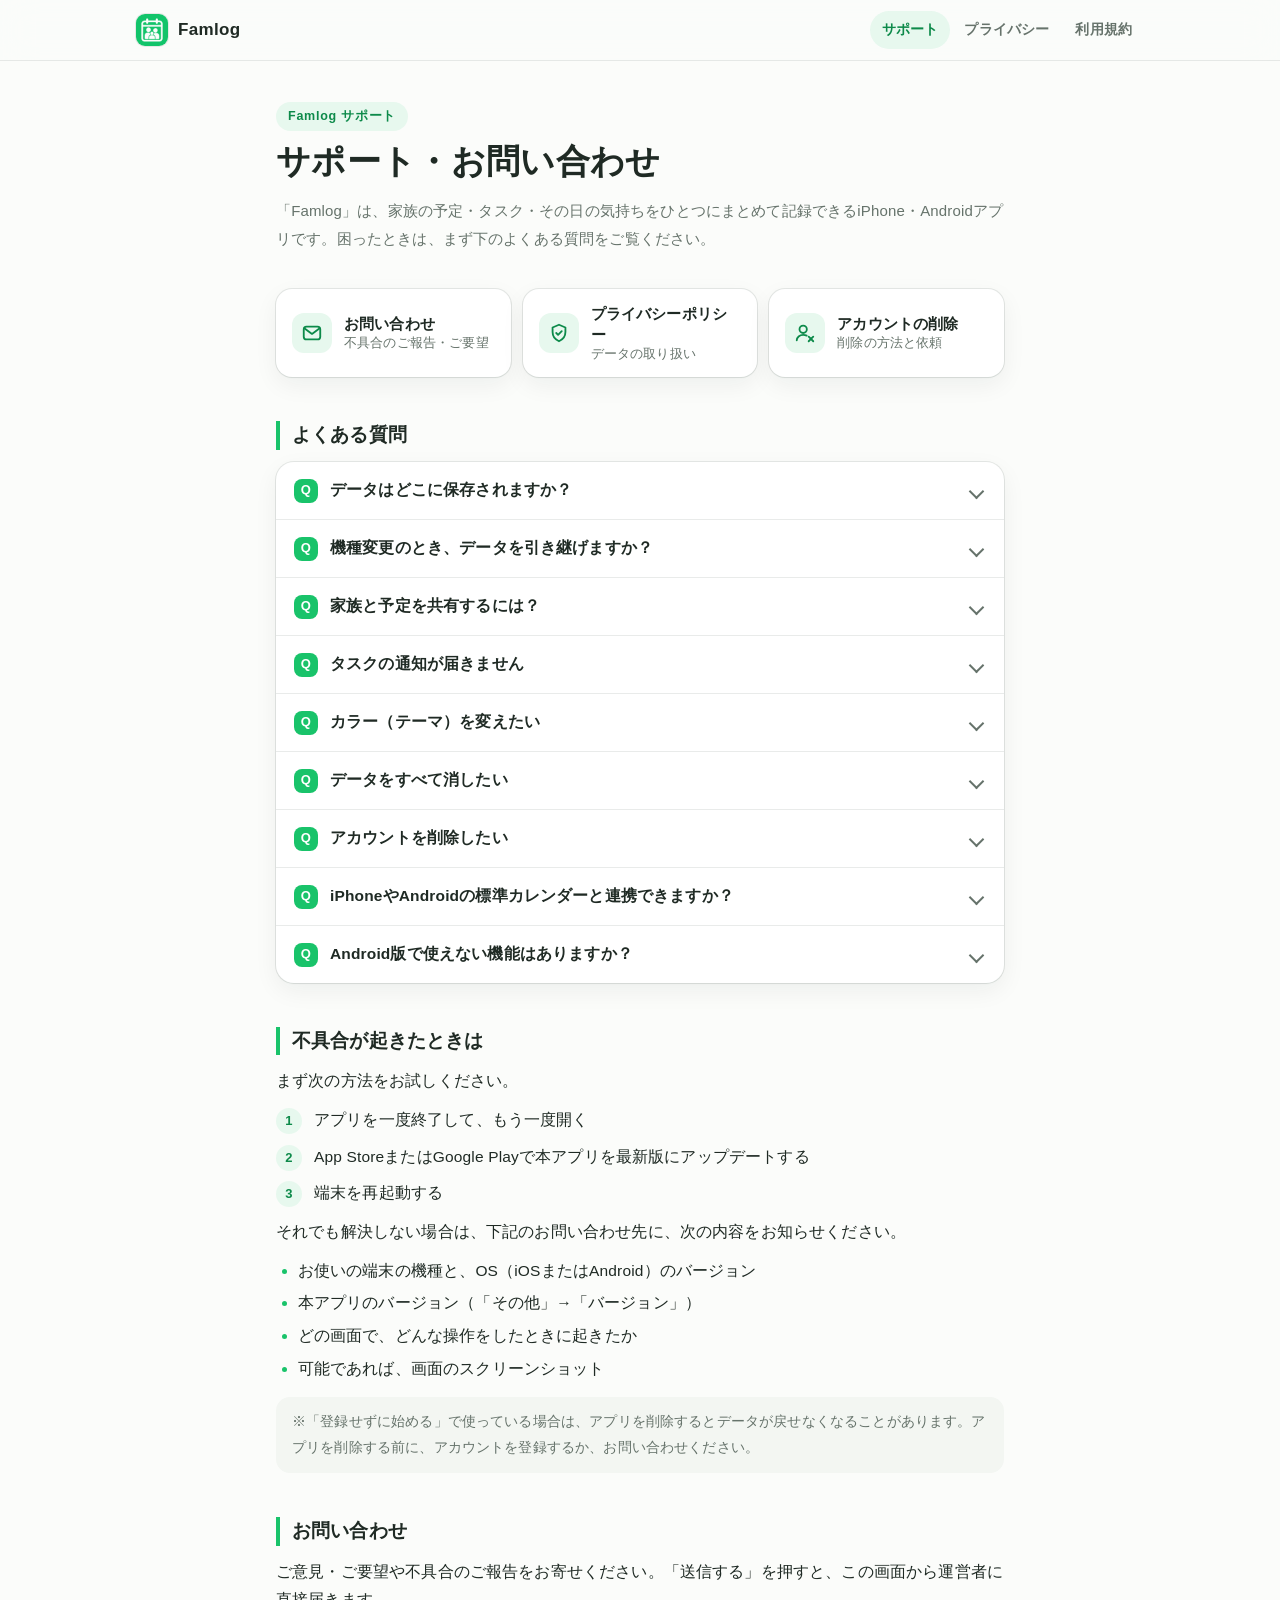
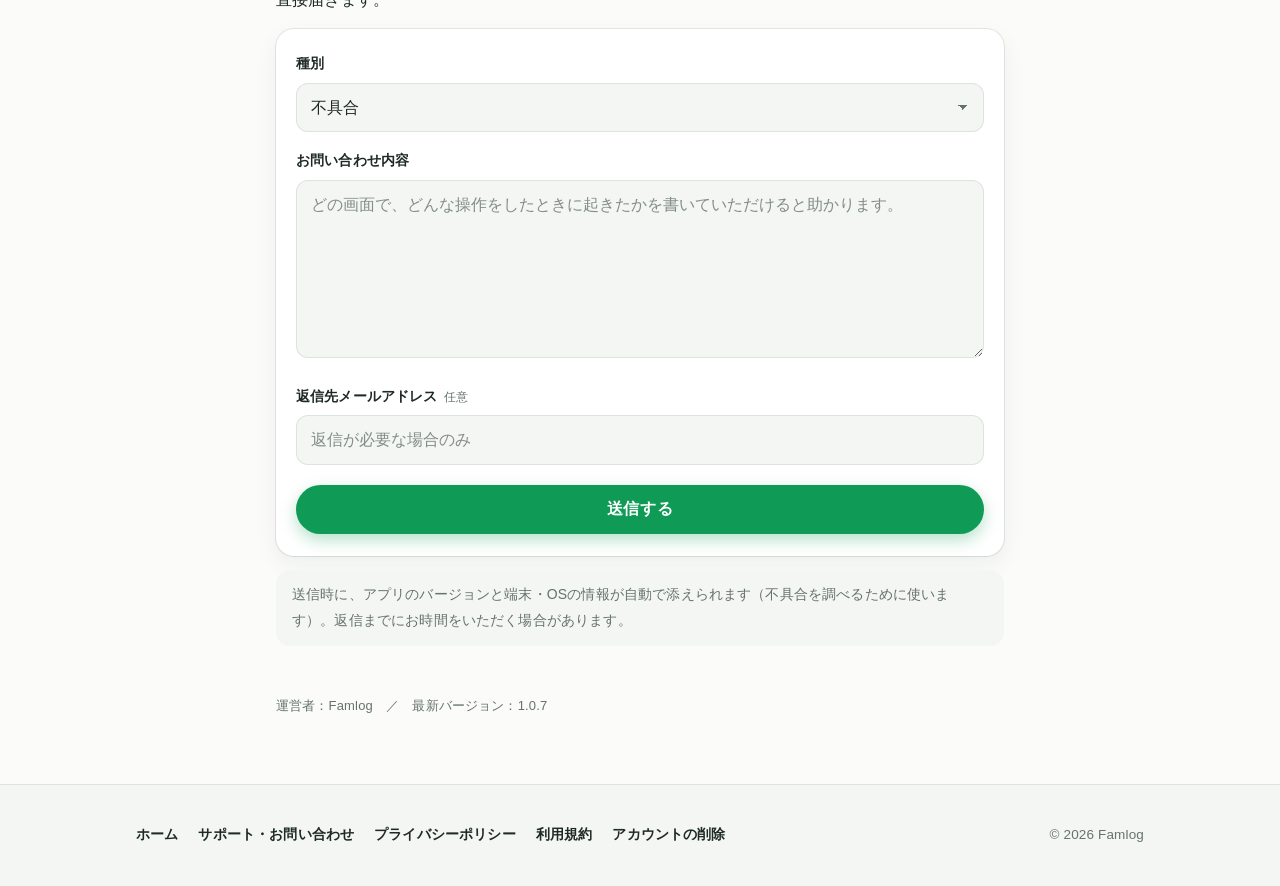
<file: support.html>
<!doctype html>
<html lang="ja">
<head>
  <meta charset="utf-8">
  <meta name="viewport" content="width=device-width, initial-scale=1, viewport-fit=cover">
  <title>サポート | Famlog</title>
  <link rel="stylesheet" href="legal.css">
  <meta name="description" content="家族の予定・タスク・気持ちを記録するアプリ「Famlog」のサポートページです。よくある質問と、お問い合わせフォームがあります。">
  <meta name="theme-color" content="#fbfcfa" media="(prefers-color-scheme: light)">
  <meta name="theme-color" content="#0f1412" media="(prefers-color-scheme: dark)">
  <link rel="icon" href="images/icon.png">
  <link rel="apple-touch-icon" href="images/icon.png">
  <script>
    // アプリの中（iframe）で開いたときは data-embed を付ける（サイトのヘッダーとダークモードを使わない）
    try { if (window.self !== window.top) document.documentElement.setAttribute("data-embed", ""); } catch (e) { document.documentElement.setAttribute("data-embed", ""); }
  </script>
</head>
<body>
<header class="site-header">
  <div class="inner">
    <a class="brand" href="index.html"><img src="images/icon.png" alt="" width="32" height="32">Famlog</a>
    <nav class="site-nav" aria-label="メニュー">
      <a href="support.html" aria-current="page">サポート</a>
      <a href="privacy.html">プライバシー</a>
      <a class="wide" href="terms.html">利用規約</a>
    </nav>
  </div>
</header>

<main>
  <header class="page-hero">
    <p class="eyebrow">Famlog サポート</p>
    <h1>サポート・お問い合わせ</h1>
    <p class="lead">「Famlog」は、家族の予定・タスク・その日の気持ちをひとつにまとめて記録できるiPhone・Androidアプリです。困ったときは、まず下のよくある質問をご覧ください。</p>
  </header>

  <nav class="quick" aria-label="よく使う項目">
    <a href="#contact"><span class="ic"><svg viewBox="0 0 24 24" fill="none" stroke="currentColor" stroke-width="2" stroke-linecap="round" stroke-linejoin="round" aria-hidden="true"><rect x="3" y="5" width="18" height="14" rx="3"/><path d="m4 7 8 6 8-6"/></svg></span><span><b>お問い合わせ</b><small>不具合のご報告・ご要望</small></span></a>
    <a href="privacy.html"><span class="ic"><svg viewBox="0 0 24 24" fill="none" stroke="currentColor" stroke-width="2" stroke-linecap="round" stroke-linejoin="round" aria-hidden="true"><path d="M12 3 5 6v5c0 4.5 3 8.3 7 10 4-1.7 7-5.5 7-10V6l-7-3Z"/><path d="m9 12 2 2 4-4"/></svg></span><span><b>プライバシーポリシー</b><small>データの取り扱い</small></span></a>
    <a href="delete-account.html"><span class="ic"><svg viewBox="0 0 24 24" fill="none" stroke="currentColor" stroke-width="2" stroke-linecap="round" stroke-linejoin="round" aria-hidden="true"><circle cx="10" cy="8" r="4"/><path d="M3 20c0-3.3 3.1-6 7-6 1.4 0 2.7.3 3.8.9"/><path d="m16 16 5 5m0-5-5 5"/></svg></span><span><b>アカウントの削除</b><small>削除の方法と依頼</small></span></a>
  </nav>

  <h2 id="faq">よくある質問</h2>
  <div class="faq">
    <details>
      <summary>データはどこに保存されますか？</summary>
      <div class="answer">
        <p>ログインしたアカウントに保存されます（クラウドのデータベース「Supabase」の、東京リージョンのサーバー）。表示を速くするため、端末の中にも同じデータの写しを置いています。予定に付けた写真は、端末の中にだけ保存されます。くわしくは<a href="privacy.html">プライバシーポリシー</a>をご覧ください。</p>
      </div>
    </details>
    <details>
      <summary>機種変更のとき、データを引き継げますか？</summary>
      <div class="answer">
        <p>はい。新しい端末で、同じアカウント（Apple IDまたはメールアドレス）でログインすると、予定・タスク・気持ち・メンバー・設定が元に戻ります（予定に付けた写真は引き継がれません）。「Appleでサインイン」はiPhone版だけで使えるので、iPhoneからAndroidに乗り換える場合は、メールアドレスで登録したアカウントが必要です。「登録せずに始める」で使っている場合は、先に「その他」→「アカウントとデータ」からアカウントを登録してください。</p>
      </div>
    </details>
    <details>
      <summary>家族と予定を共有するには？</summary>
      <div class="answer">
        <p>カレンダーの左上のアイコンを押し、「新しいグループを作る」からグループを作ると、招待コードが表示されます。家族にアプリを入れてもらい、「招待コードで参加する」からそのコードを入れると、同じグループの予定を一緒に見たり書いたりできます。</p>
      </div>
    </details>
    <details>
      <summary>タスクの通知が届きません</summary>
      <div class="answer">
        <ul>
        <li>タスクに「期限」が設定されているか確認してください。通知は期限の日を基準にお知らせします。</li>
        <li>通知が許可されているか確認してください。iPhoneは「設定」→「Famlog」→「通知」、Androidは「設定」→「アプリ」→「Famlog」→「通知」です。</li>
        <li>通知の時刻がすでに過ぎている場合や、完了にしたタスクは通知されません。</li>
        </ul>
      </div>
    </details>
    <details>
      <summary>カラー（テーマ）を変えたい</summary>
      <div class="answer">
        <p>アプリ下部の「その他」→「テーマカラー」から、ピンク・ブルー・グリーン・オレンジ・ブラックを選べます。</p>
      </div>
    </details>
    <details>
      <summary>データをすべて消したい</summary>
      <div class="answer">
        <p>「その他」→「データ」→「すべてのデータを削除」から、クラウドに保存したデータも含めてすぐに削除できます。削除したデータは元に戻せません。</p>
      </div>
    </details>
    <details>
      <summary>アカウントを削除したい</summary>
      <div class="answer">
        <p>「その他」→「アカウントとデータ」→「アカウントを削除」から削除できます。入っているグループからは、すぐに抜けます。クラウドに保存したデータは30日間だけ残り、30日以内に同じアカウント（Apple IDまたはメールアドレス）でログインすると元に戻せます。30日をすぎると、完全に削除されます。Appleでサインインしている場合は、Appleとの連携も取り消されます。アプリを使えない場合は、<a href="delete-account.html">アカウントの削除ページ</a>から依頼できます。</p>
      </div>
    </details>
    <details>
      <summary>iPhoneやAndroidの標準カレンダーと連携できますか？</summary>
      <div class="answer">
        <p>現在は対応していません。本アプリのカレンダーは、本アプリの中だけで使う独自のカレンダーです。</p>
      </div>
    </details>
    <details>
      <summary>Android版で使えない機能はありますか？</summary>
      <div class="answer">
        <p>Android版は、予定・タスク・気持ちの記録とグループでの共有など、主な機能をiPhone版と同じように使えます。次の機能は、いまのところiPhone版だけで使えます。</p>
        <ul>
        <li>Appleでサインイン（Android版は、メールアドレスでの登録か「登録せずに始める」）</li>
        <li>着せ替えの購入（Android版では、まだ購入できません）</li>
        <li>予定の場所の候補の表示と、地図の表示</li>
        <li>予定のアラーム（通知は使えます）</li>
        <li>Siriでの予定の追加</li>
        </ul>
      </div>
    </details>
  </div>

  <h2 id="trouble">不具合が起きたときは</h2>
  <p>まず次の方法をお試しください。</p>
  <ol class="steps">
    <li>アプリを一度終了して、もう一度開く</li>
    <li>App StoreまたはGoogle Playで本アプリを最新版にアップデートする</li>
    <li>端末を再起動する</li>
  </ol>
  <p>それでも解決しない場合は、下記のお問い合わせ先に、次の内容をお知らせください。</p>
  <ul>
    <li>お使いの端末の機種と、OS（iOSまたはAndroid）のバージョン</li>
    <li>本アプリのバージョン（「その他」→「バージョン」）</li>
    <li>どの画面で、どんな操作をしたときに起きたか</li>
    <li>可能であれば、画面のスクリーンショット</li>
  </ul>
  <p class="note">※「登録せずに始める」で使っている場合は、アプリを削除するとデータが戻せなくなることがあります。アプリを削除する前に、アカウントを登録するか、お問い合わせください。</p>

  <h2 id="contact">お問い合わせ</h2>
  <p>ご意見・ご要望や不具合のご報告をお寄せください。「送信する」を押すと、この画面から運営者に直接届きます。</p>

  <form id="contact-form" class="box" novalidate>
    <label class="field">
      <span>種別</span>
      <select id="contact-category">
        <option value="不具合">不具合</option>
        <option value="ご要望">ご要望</option>
        <option value="その他">その他</option>
      </select>
    </label>

    <label class="field">
      <span>お問い合わせ内容</span>
      <textarea id="contact-message" rows="6" placeholder="どの画面で、どんな操作をしたときに起きたかを書いていただけると助かります。"></textarea>
    </label>

    <label class="field">
      <span>返信先メールアドレス<span class="opt">任意</span></span>
      <input id="contact-email" type="email" inputmode="email" autocomplete="email" placeholder="返信が必要な場合のみ">
    </label>

    <button id="contact-submit" type="submit">送信する</button>
    <p id="contact-status" class="status" role="status" hidden></p>
  </form>

  <p class="note">送信時に、アプリのバージョンと端末・OSの情報が自動で添えられます（不具合を調べるために使います）。返信までにお時間をいただく場合があります。</p>

  <p class="dates">運営者：Famlog<span class="site-only">　／　最新バージョン：<span id="app-version"></span></span></p>
</main>

<footer class="site-footer">
  <div class="inner">
    <nav aria-label="サイト内のページ">
      <a class="site-only" href="index.html">ホーム</a>
      <a href="support.html">サポート・お問い合わせ</a>
      <a href="privacy.html">プライバシーポリシー</a>
      <a href="terms.html">利用規約</a>
      <a href="delete-account.html">アカウントの削除</a>
    </nav>
    <p class="copy">© 2026 Famlog</p>
  </div>
</footer>

<script>
  // お問い合わせフォームの送信先（Formspree）。src/lib/app-info.ts の SUPPORT_FORM_ENDPOINT と同じ値にする。
  var FORM_ENDPOINT = "https://formspree.io/f/mjyknllr";
  // 送信できなかったときにメールアプリで使う宛先。src/lib/app-info.ts の SUPPORT_EMAIL と同じ値にする。
  var SUPPORT_EMAIL = "yfam.252525@gmail.com";
  // src/lib/app-info.ts の APP_VERSION と同じ値にする。
  var APP_VERSION = "1.0.7";

  // ページ下のバージョン表記
  document.getElementById("app-version").textContent = APP_VERSION;

  (function () {
    var form = document.getElementById("contact-form");
    var category = document.getElementById("contact-category");
    var message = document.getElementById("contact-message");
    var email = document.getElementById("contact-email");
    var submit = document.getElementById("contact-submit");
    var status = document.getElementById("contact-status");

    function show(text, kind) {
      status.textContent = text;
      status.className = "status " + kind;
      status.hidden = false;
    }

    /** 送信できなかったときの逃げ道。メールアプリに同じ内容の下書きを作る */
    function openMail(label, body) {
      var subject = "[Famlog] " + label;
      window.location.href =
        "mailto:" + SUPPORT_EMAIL +
        "?subject=" + encodeURIComponent(subject) +
        "&body=" + encodeURIComponent(body);
    }

    form.addEventListener("submit", function (event) {
      event.preventDefault();

      var text = message.value.trim();
      if (!text) {
        show("お問い合わせ内容を入力してください。", "ng");
        message.focus();
        return;
      }

      var label = category.value;
      var replyTo = email.value.trim();
      var userAgent = navigator.userAgent || "不明";
      var mailBody = [
        text,
        "",
        "----------------",
        "種別：" + label,
        "返信先：" + (replyTo || "（未入力）"),
        "アプリ：Famlog v" + APP_VERSION,
        "端末：" + userAgent,
      ].join("\n");

      submit.disabled = true;
      show("送信しています…", "");

      fetch(FORM_ENDPOINT, {
        method: "POST",
        headers: { "Content-Type": "application/json", Accept: "application/json" },
        body: JSON.stringify({
          _subject: "[Famlog] " + label,
          種別: label,
          内容: text,
          // Formspree はこの email を返信先として扱う
          email: replyTo,
          アプリ: "Famlog v" + APP_VERSION,
          端末: userAgent,
        }),
      })
        .then(function (res) {
          if (res.ok) {
            form.reset();
            show("送信しました。お寄せいただきありがとうございます。", "ok");
          } else {
            show("送信できませんでした。メールアプリを開きます。", "ng");
            openMail(label, mailBody);
          }
        })
        .catch(function () {
          show("送信できませんでした。メールアプリを開きます。", "ng");
          openMail(label, mailBody);
        })
        .finally(function () {
          submit.disabled = false;
        });
    });
  })();
</script>
</body>
</html>
</file>
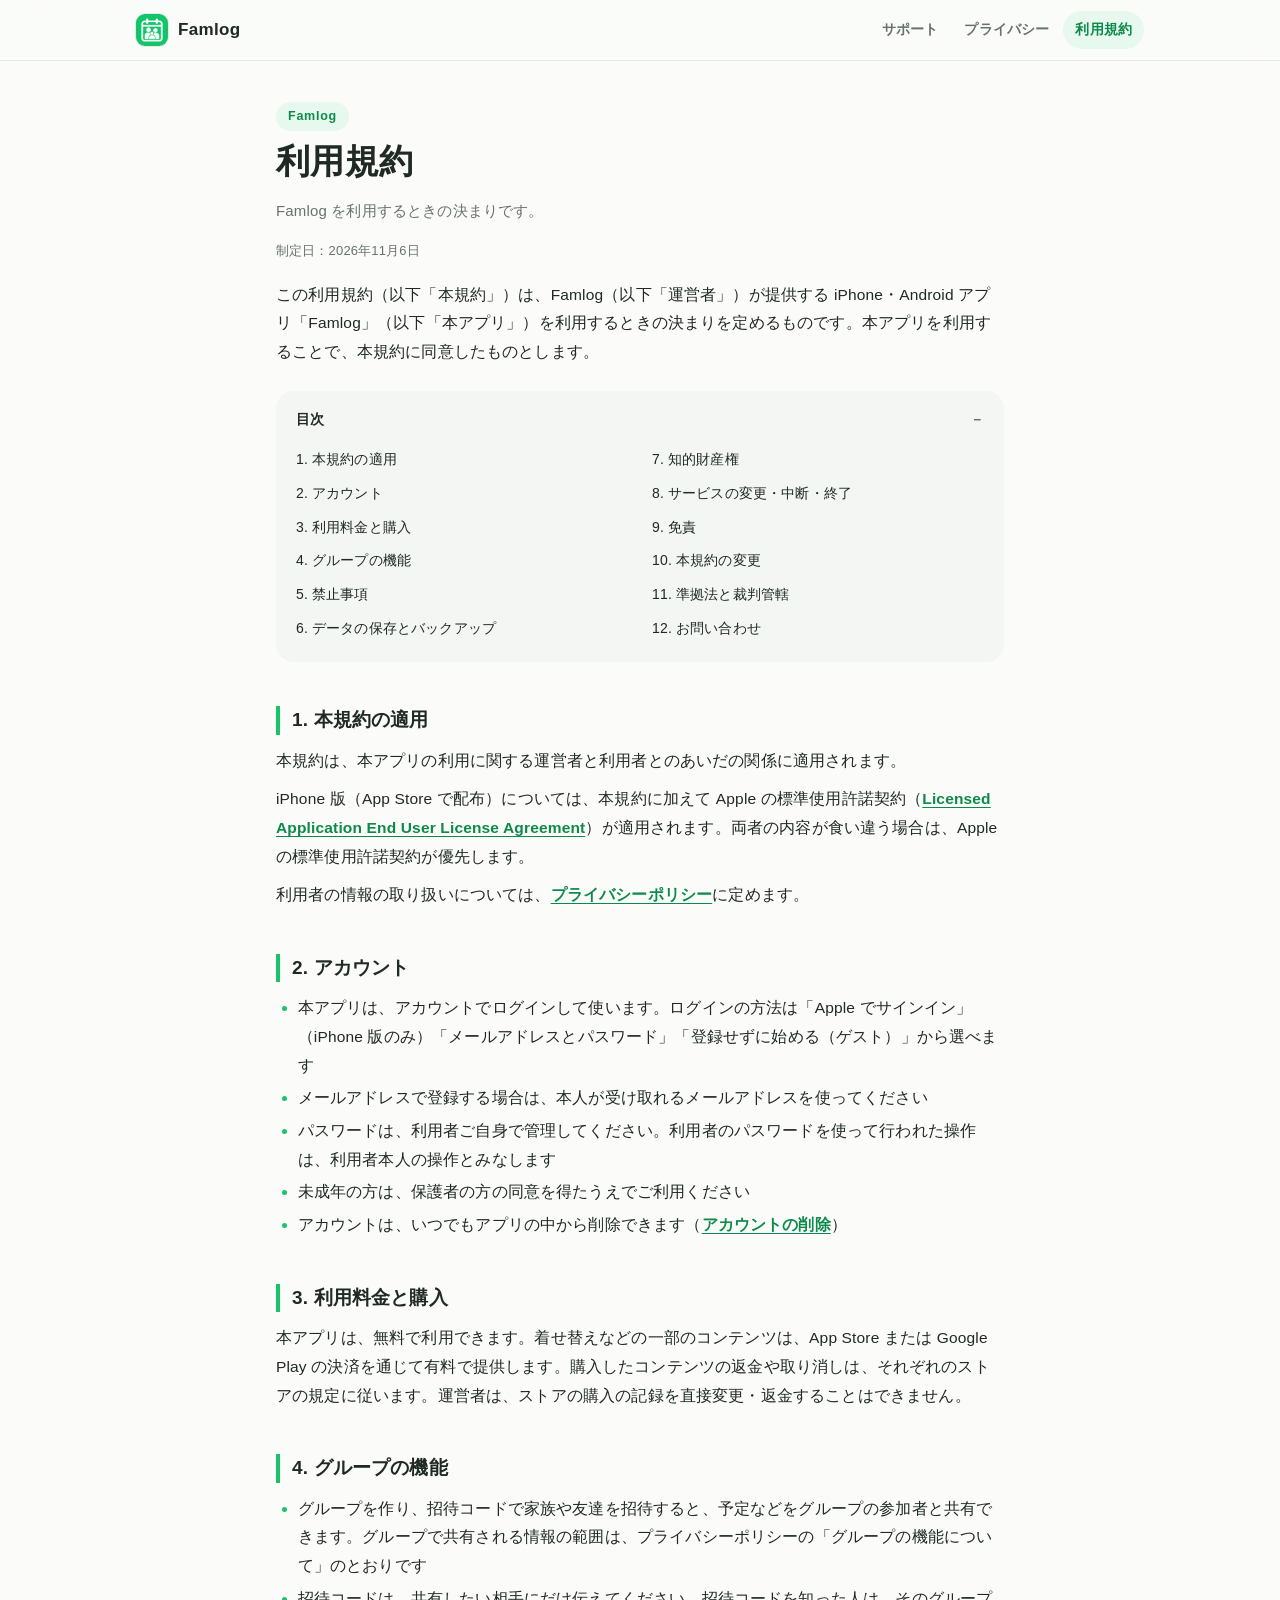
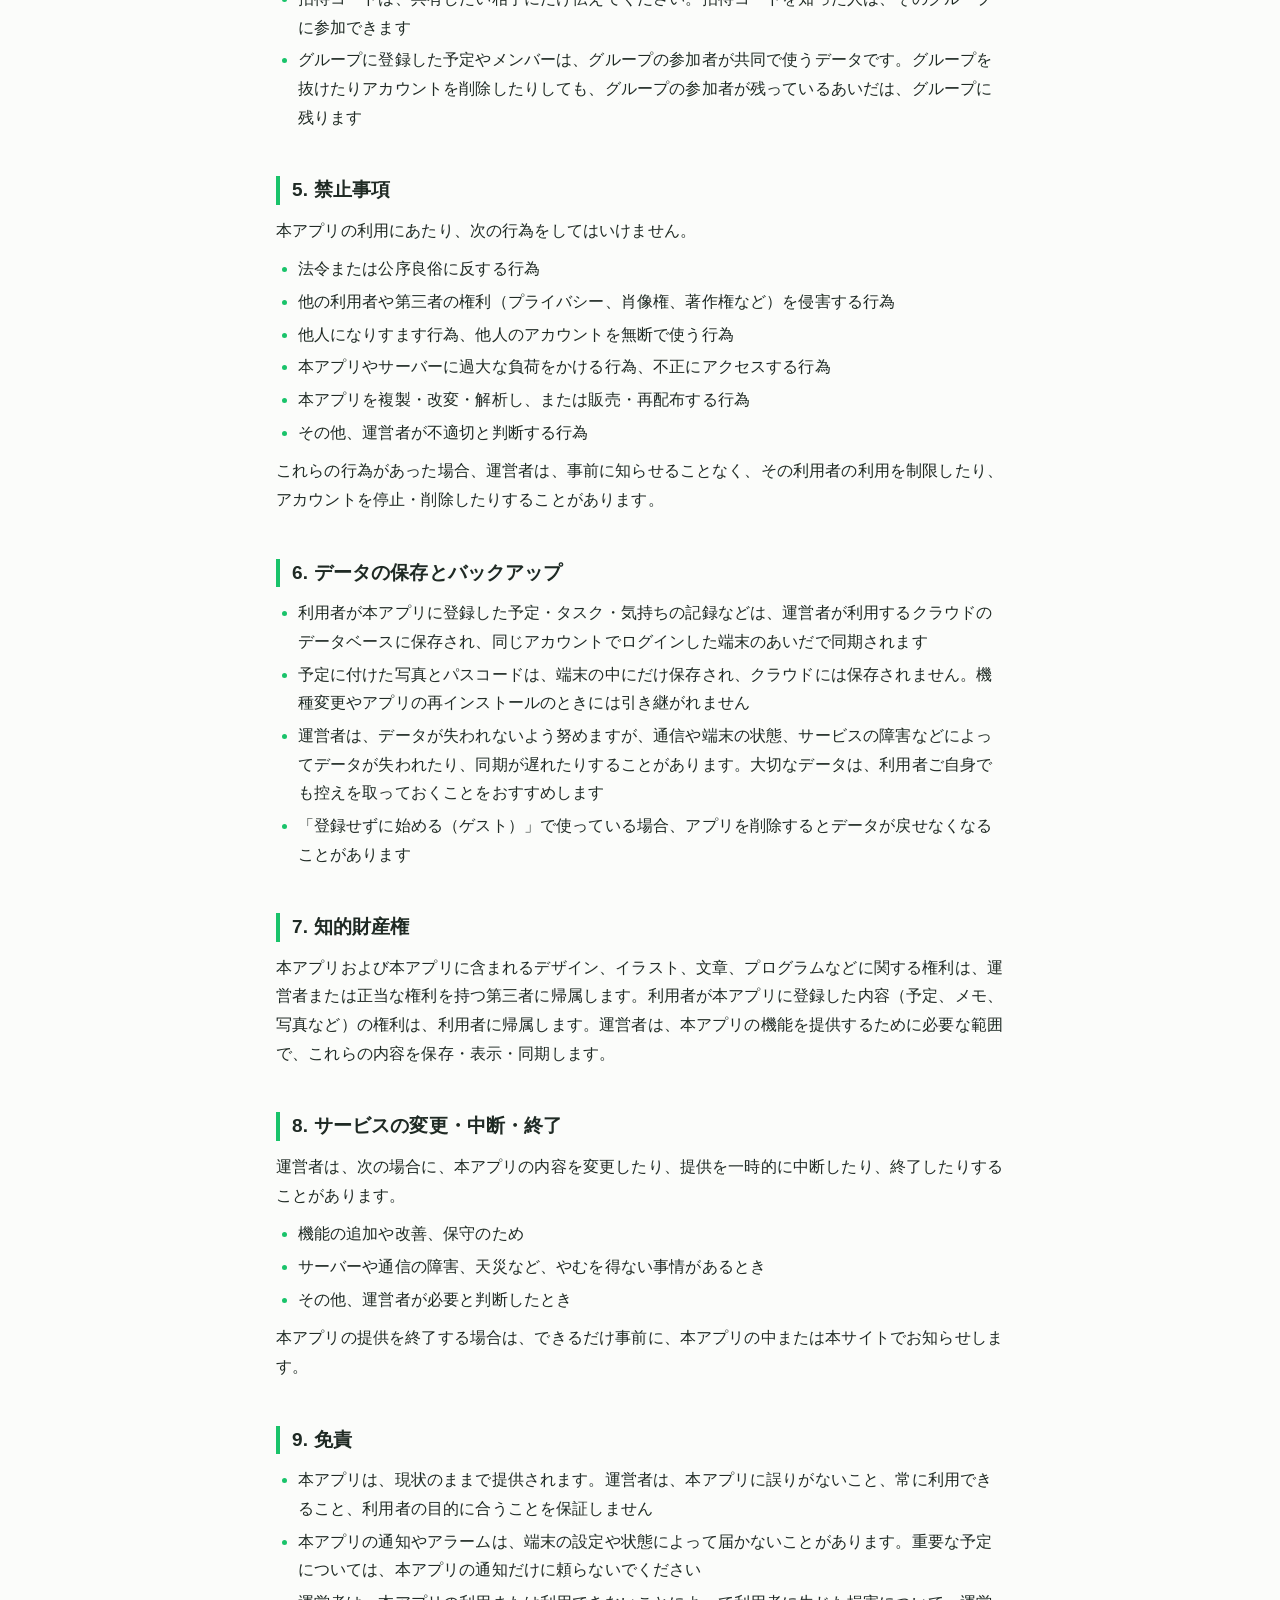
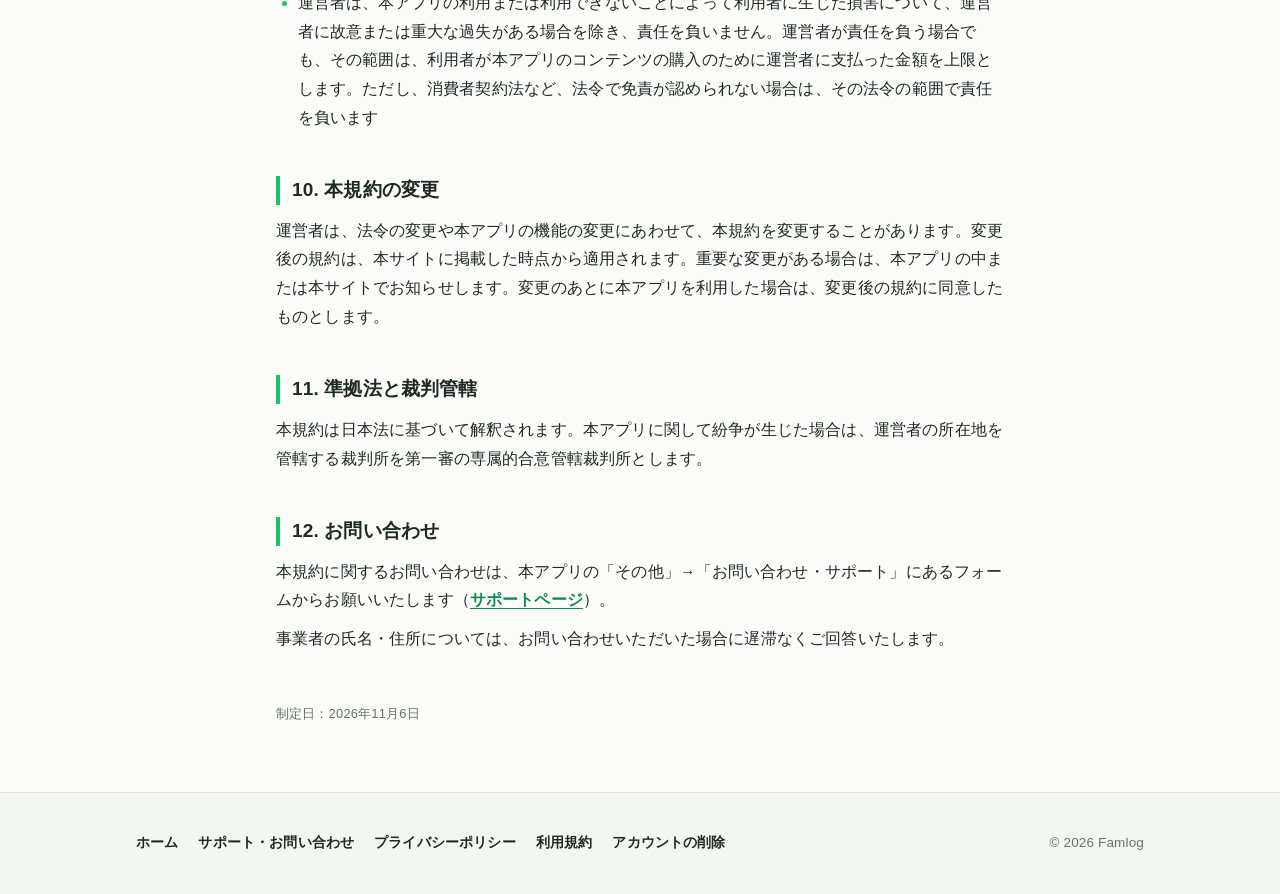
<file: terms.html>
<!doctype html>
<html lang="ja">
<head>
  <meta charset="utf-8">
  <meta name="viewport" content="width=device-width, initial-scale=1, viewport-fit=cover">
  <title>利用規約 | Famlog</title>
  <link rel="stylesheet" href="legal.css">
  <meta name="description" content="家族の予定・タスク・気持ちを記録するアプリ「Famlog」の利用規約です。">
  <meta name="theme-color" content="#fbfcfa" media="(prefers-color-scheme: light)">
  <meta name="theme-color" content="#0f1412" media="(prefers-color-scheme: dark)">
  <link rel="icon" href="images/icon.png">
  <link rel="apple-touch-icon" href="images/icon.png">
  <script>
    // アプリの中（iframe）で開いたときは data-embed を付ける（サイトのヘッダーとダークモードを使わない）
    try { if (window.self !== window.top) document.documentElement.setAttribute("data-embed", ""); } catch (e) { document.documentElement.setAttribute("data-embed", ""); }
  </script>
</head>
<body>
<header class="site-header">
  <div class="inner">
    <a class="brand" href="index.html"><img src="images/icon.png" alt="" width="32" height="32">Famlog</a>
    <nav class="site-nav" aria-label="メニュー">
      <a href="support.html">サポート</a>
      <a href="privacy.html">プライバシー</a>
      <a class="wide" href="terms.html" aria-current="page">利用規約</a>
    </nav>
  </div>
</header>

<main>
  <header class="page-hero">
    <p class="eyebrow">Famlog</p>
    <h1>利用規約</h1>
    <p class="lead">Famlog を利用するときの決まりです。</p>
    <p class="meta"><span>制定日：2026年11月6日</span></p>
  </header>

  <p>この利用規約（以下「本規約」）は、Famlog（以下「運営者」）が提供する iPhone・Android アプリ「Famlog」（以下「本アプリ」）を利用するときの決まりを定めるものです。本アプリを利用することで、本規約に同意したものとします。</p>

  <details class="toc" open>
    <summary>目次</summary>
    <ol>
      <li><a href="#s1">1. 本規約の適用</a></li>
      <li><a href="#s2">2. アカウント</a></li>
      <li><a href="#s3">3. 利用料金と購入</a></li>
      <li><a href="#s4">4. グループの機能</a></li>
      <li><a href="#s5">5. 禁止事項</a></li>
      <li><a href="#s6">6. データの保存とバックアップ</a></li>
      <li><a href="#s7">7. 知的財産権</a></li>
      <li><a href="#s8">8. サービスの変更・中断・終了</a></li>
      <li><a href="#s9">9. 免責</a></li>
      <li><a href="#s10">10. 本規約の変更</a></li>
      <li><a href="#s11">11. 準拠法と裁判管轄</a></li>
      <li><a href="#s12">12. お問い合わせ</a></li>
    </ol>
  </details>

  <h2 id="s1">1. 本規約の適用</h2>
  <p>本規約は、本アプリの利用に関する運営者と利用者とのあいだの関係に適用されます。</p>
  <p>iPhone 版（App Store で配布）については、本規約に加えて Apple の標準使用許諾契約（<a href="https://www.apple.com/legal/internet-services/itunes/dev/stdeula/" target="_blank" rel="noopener">Licensed Application End User License Agreement</a>）が適用されます。両者の内容が食い違う場合は、Apple の標準使用許諾契約が優先します。</p>
  <p>利用者の情報の取り扱いについては、<a href="privacy.html">プライバシーポリシー</a>に定めます。</p>

  <h2 id="s2">2. アカウント</h2>
  <ul>
    <li>本アプリは、アカウントでログインして使います。ログインの方法は「Apple でサインイン」（iPhone 版のみ）「メールアドレスとパスワード」「登録せずに始める（ゲスト）」から選べます</li>
    <li>メールアドレスで登録する場合は、本人が受け取れるメールアドレスを使ってください</li>
    <li>パスワードは、利用者ご自身で管理してください。利用者のパスワードを使って行われた操作は、利用者本人の操作とみなします</li>
    <li>未成年の方は、保護者の方の同意を得たうえでご利用ください</li>
    <li>アカウントは、いつでもアプリの中から削除できます（<a href="delete-account.html">アカウントの削除</a>）</li>
  </ul>

  <h2 id="s3">3. 利用料金と購入</h2>
  <p>本アプリは、無料で利用できます。着せ替えなどの一部のコンテンツは、App Store または Google Play の決済を通じて有料で提供します。購入したコンテンツの返金や取り消しは、それぞれのストアの規定に従います。運営者は、ストアの購入の記録を直接変更・返金することはできません。</p>

  <h2 id="s4">4. グループの機能</h2>
  <ul>
    <li>グループを作り、招待コードで家族や友達を招待すると、予定などをグループの参加者と共有できます。グループで共有される情報の範囲は、プライバシーポリシーの「グループの機能について」のとおりです</li>
    <li>招待コードは、共有したい相手にだけ伝えてください。招待コードを知った人は、そのグループに参加できます</li>
    <li>グループに登録した予定やメンバーは、グループの参加者が共同で使うデータです。グループを抜けたりアカウントを削除したりしても、グループの参加者が残っているあいだは、グループに残ります</li>
  </ul>

  <h2 id="s5">5. 禁止事項</h2>
  <p>本アプリの利用にあたり、次の行為をしてはいけません。</p>
  <ul>
    <li>法令または公序良俗に反する行為</li>
    <li>他の利用者や第三者の権利（プライバシー、肖像権、著作権など）を侵害する行為</li>
    <li>他人になりすます行為、他人のアカウントを無断で使う行為</li>
    <li>本アプリやサーバーに過大な負荷をかける行為、不正にアクセスする行為</li>
    <li>本アプリを複製・改変・解析し、または販売・再配布する行為</li>
    <li>その他、運営者が不適切と判断する行為</li>
  </ul>
  <p>これらの行為があった場合、運営者は、事前に知らせることなく、その利用者の利用を制限したり、アカウントを停止・削除したりすることがあります。</p>

  <h2 id="s6">6. データの保存とバックアップ</h2>
  <ul>
    <li>利用者が本アプリに登録した予定・タスク・気持ちの記録などは、運営者が利用するクラウドのデータベースに保存され、同じアカウントでログインした端末のあいだで同期されます</li>
    <li>予定に付けた写真とパスコードは、端末の中にだけ保存され、クラウドには保存されません。機種変更やアプリの再インストールのときには引き継がれません</li>
    <li>運営者は、データが失われないよう努めますが、通信や端末の状態、サービスの障害などによってデータが失われたり、同期が遅れたりすることがあります。大切なデータは、利用者ご自身でも控えを取っておくことをおすすめします</li>
    <li>「登録せずに始める（ゲスト）」で使っている場合、アプリを削除するとデータが戻せなくなることがあります</li>
  </ul>

  <h2 id="s7">7. 知的財産権</h2>
  <p>本アプリおよび本アプリに含まれるデザイン、イラスト、文章、プログラムなどに関する権利は、運営者または正当な権利を持つ第三者に帰属します。利用者が本アプリに登録した内容（予定、メモ、写真など）の権利は、利用者に帰属します。運営者は、本アプリの機能を提供するために必要な範囲で、これらの内容を保存・表示・同期します。</p>

  <h2 id="s8">8. サービスの変更・中断・終了</h2>
  <p>運営者は、次の場合に、本アプリの内容を変更したり、提供を一時的に中断したり、終了したりすることがあります。</p>
  <ul>
    <li>機能の追加や改善、保守のため</li>
    <li>サーバーや通信の障害、天災など、やむを得ない事情があるとき</li>
    <li>その他、運営者が必要と判断したとき</li>
  </ul>
  <p>本アプリの提供を終了する場合は、できるだけ事前に、本アプリの中または本サイトでお知らせします。</p>

  <h2 id="s9">9. 免責</h2>
  <ul>
    <li>本アプリは、現状のままで提供されます。運営者は、本アプリに誤りがないこと、常に利用できること、利用者の目的に合うことを保証しません</li>
    <li>本アプリの通知やアラームは、端末の設定や状態によって届かないことがあります。重要な予定については、本アプリの通知だけに頼らないでください</li>
    <li>運営者は、本アプリの利用または利用できないことによって利用者に生じた損害について、運営者に故意または重大な過失がある場合を除き、責任を負いません。運営者が責任を負う場合でも、その範囲は、利用者が本アプリのコンテンツの購入のために運営者に支払った金額を上限とします。ただし、消費者契約法など、法令で免責が認められない場合は、その法令の範囲で責任を負います</li>
  </ul>

  <h2 id="s10">10. 本規約の変更</h2>
  <p>運営者は、法令の変更や本アプリの機能の変更にあわせて、本規約を変更することがあります。変更後の規約は、本サイトに掲載した時点から適用されます。重要な変更がある場合は、本アプリの中または本サイトでお知らせします。変更のあとに本アプリを利用した場合は、変更後の規約に同意したものとします。</p>

  <h2 id="s11">11. 準拠法と裁判管轄</h2>
  <p>本規約は日本法に基づいて解釈されます。本アプリに関して紛争が生じた場合は、運営者の所在地を管轄する裁判所を第一審の専属的合意管轄裁判所とします。</p>

  <h2 id="s12">12. お問い合わせ</h2>
  <p>本規約に関するお問い合わせは、本アプリの「その他」→「お問い合わせ・サポート」にあるフォームからお願いいたします（<a href="support.html">サポートページ</a>）。</p>
  <p>事業者の氏名・住所については、お問い合わせいただいた場合に遅滞なくご回答いたします。</p>

  <p class="dates">制定日：2026年11月6日</p>

</main>

<footer class="site-footer">
  <div class="inner">
    <nav aria-label="サイト内のページ">
      <a class="site-only" href="index.html">ホーム</a>
      <a href="support.html">サポート・お問い合わせ</a>
      <a href="privacy.html">プライバシーポリシー</a>
      <a href="terms.html">利用規約</a>
      <a href="delete-account.html">アカウントの削除</a>
    </nav>
    <p class="copy">© 2026 Famlog</p>
  </div>
</footer>
</body>
</html>
</file>
<file: legal.css>
/*
 * Famlog の公開サイト（https://famlog-app.github.io/）とアプリ内の法務ページ共通のスタイル。
 * アプリに同梱してオフラインでも表示するので、外部のフォントや画像は読み込まない。
 * アプリの中（iframe）では html に data-embed が付き、サイトのヘッダーとダークモードを使わない。
 */
:root {
  --brand: #19c36a;
  --brand-deep: #0d8a4a;
  --brand-soft: #e7f8ee;
  --btn: #0f9a55;
  --on-btn: #ffffff;
  --bg: #fbfcfa;
  --surface: #ffffff;
  --surface-2: #f3f6f2;
  --text: #1f2a24;
  --muted: #66736b;
  --line: rgba(20, 40, 28, 0.09);
  --shadow: 0 1px 2px rgba(20, 40, 28, 0.04), 0 8px 24px rgba(20, 40, 28, 0.06);
  --danger: #c0392b;
  --radius: 18px;
  color-scheme: light;
}

@media (prefers-color-scheme: dark) {
  :root:not([data-embed]) {
    --brand: #2fd47e;
    --brand-deep: #5fe39d;
    --brand-soft: rgba(47, 212, 126, 0.12);
    --btn: #2fd47e;
    --on-btn: #062312;
    --bg: #0f1412;
    --surface: #171e1a;
    --surface-2: #1d2621;
    --text: #e8eee9;
    --muted: #98a59c;
    --line: rgba(255, 255, 255, 0.09);
    --shadow: 0 1px 2px rgba(0, 0, 0, 0.3), 0 8px 24px rgba(0, 0, 0, 0.25);
    --danger: #ff8a7a;
    color-scheme: dark;
  }
}

* {
  box-sizing: border-box;
}

html {
  -webkit-text-size-adjust: 100%;
  scroll-behavior: smooth;
  scroll-padding-top: 80px;
}

body {
  margin: 0;
  background: var(--bg);
  color: var(--text);
  font-family: -apple-system, BlinkMacSystemFont, "Hiragino Sans", "Hiragino Kaku Gothic ProN", "Noto Sans JP", "Yu Gothic", Meiryo, sans-serif;
  font-size: 15.5px;
  line-height: 1.85;
  letter-spacing: 0.01em;
  -webkit-font-smoothing: antialiased;
  overflow-wrap: anywhere;
}

img {
  max-width: 100%;
  display: block;
}

a {
  color: var(--brand-deep);
  font-weight: 600;
  text-decoration-thickness: 1px;
  text-underline-offset: 3px;
}

a:hover {
  text-decoration-thickness: 2px;
}

:focus-visible {
  outline: 3px solid color-mix(in srgb, var(--brand) 55%, transparent);
  outline-offset: 2px;
  border-radius: 6px;
}

/* ───────── サイトのヘッダー ───────── */
.site-header {
  position: sticky;
  top: 0;
  z-index: 10;
  padding-top: env(safe-area-inset-top);
  background: color-mix(in srgb, var(--bg) 82%, transparent);
  -webkit-backdrop-filter: saturate(180%) blur(16px);
  backdrop-filter: saturate(180%) blur(16px);
  border-bottom: 1px solid var(--line);
}

.site-header .inner {
  display: flex;
  align-items: center;
  justify-content: space-between;
  gap: 12px;
  max-width: 1040px;
  height: 60px;
  margin: 0 auto;
  padding: 0 max(16px, env(safe-area-inset-right)) 0 max(16px, env(safe-area-inset-left));
}

.brand {
  display: inline-flex;
  align-items: center;
  gap: 10px;
  color: var(--text);
  font-size: 17px;
  font-weight: 800;
  letter-spacing: 0.02em;
  text-decoration: none;
  white-space: nowrap;
  flex: none;
}

.brand img {
  width: 32px;
  height: 32px;
  border-radius: 9px;
  box-shadow: 0 0 0 1px var(--line);
}

.site-nav {
  display: flex;
  gap: 2px;
}

.site-nav a {
  padding: 6px 12px;
  border-radius: 999px;
  color: var(--muted);
  font-size: 14px;
  font-weight: 600;
  text-decoration: none;
  white-space: nowrap;
}

.site-nav a:hover {
  background: var(--surface-2);
  color: var(--text);
}

.site-nav a[aria-current="page"] {
  background: var(--brand-soft);
  color: var(--brand-deep);
}

@media (max-width: 380px) {
  .site-nav .wide:not([aria-current]) {
    display: none;
  }
}

@media (max-width: 560px) {
  .site-nav a {
    padding: 6px 9px;
    font-size: 13px;
  }
}

/* アプリの中では、アプリ側に見出しと「閉じる」があるのでサイトのヘッダーは出さない */
[data-embed] .site-header {
  display: none;
}

/* ───────── ページの骨組み ───────── */
main {
  max-width: 760px;
  margin: 0 auto;
  padding: 0 max(16px, env(safe-area-inset-left)) 56px;
}

.page-hero {
  padding: 40px 0 8px;
}

[data-embed] .page-hero {
  padding-top: 20px;
}

.eyebrow {
  display: inline-flex;
  align-items: center;
  gap: 6px;
  margin: 0 0 8px;
  padding: 3px 12px;
  border-radius: 999px;
  background: var(--brand-soft);
  color: var(--brand-deep);
  font-size: 12.5px;
  font-weight: 700;
  letter-spacing: 0.06em;
}

h1 {
  margin: 0;
  font-size: clamp(26px, 5vw, 34px);
  font-weight: 800;
  line-height: 1.35;
  letter-spacing: 0.01em;
}

.lead {
  margin: 12px 0 0;
  color: var(--muted);
  font-size: 15px;
}

.meta {
  display: flex;
  flex-wrap: wrap;
  gap: 6px 16px;
  margin: 14px 0 0;
  color: var(--muted);
  font-size: 13px;
}

h2 {
  margin: 44px 0 12px;
  padding-left: 12px;
  border-left: 4px solid var(--brand);
  font-size: 19px;
  font-weight: 800;
  line-height: 1.5;
}

h3 {
  margin: 24px 0 6px;
  font-size: 16px;
  font-weight: 700;
}

p,
ul,
ol {
  margin: 10px 0;
}

ul,
ol {
  padding-left: 1.4em;
}

li {
  margin: 4px 0;
}

li::marker {
  color: var(--brand);
}

strong {
  font-weight: 700;
  background: linear-gradient(transparent 62%, color-mix(in srgb, var(--brand) 22%, transparent) 62%);
}

.box,
.card {
  margin: 14px 0;
  padding: 18px 20px;
  border-radius: var(--radius);
  background: var(--surface);
  box-shadow: var(--shadow), 0 0 0 1px var(--line);
}

.box > :first-child,
.card > :first-child {
  margin-top: 0;
}

.box > :last-child,
.card > :last-child {
  margin-bottom: 0;
}

.note {
  margin: 14px 0;
  padding: 12px 16px;
  border-radius: 14px;
  background: var(--surface-2);
  color: var(--muted);
  font-size: 14px;
}

/* ───────── 目次（プライバシーポリシー・利用規約） ───────── */
.toc {
  margin: 24px 0 8px;
  padding: 16px 20px;
  border-radius: var(--radius);
  background: var(--surface-2);
}

.toc summary {
  cursor: pointer;
  font-size: 14px;
  font-weight: 700;
  list-style: none;
}

.toc summary::-webkit-details-marker {
  display: none;
}

.toc summary::after {
  content: "＋";
  float: right;
  color: var(--muted);
}

.toc[open] summary::after {
  content: "－";
}

.toc ol {
  margin: 10px 0 0;
  padding: 0;
  list-style: none;
  columns: 2 240px;
  column-gap: 24px;
}

.toc li {
  margin: 0;
  break-inside: avoid;
}

.toc a {
  display: block;
  padding: 4px 0;
  color: var(--text);
  font-size: 14px;
  font-weight: 500;
  text-decoration: none;
}

.toc a:hover {
  color: var(--brand-deep);
}

/* ───────── サポート：入口のカード ───────── */
.quick {
  display: grid;
  grid-template-columns: repeat(3, 1fr);
  gap: 12px;
  margin: 28px 0 8px;
}

@media (max-width: 640px) {
  .quick {
    grid-template-columns: 1fr;
  }
}

.quick a {
  display: flex;
  align-items: center;
  gap: 12px;
  padding: 14px 16px;
  border-radius: 16px;
  background: var(--surface);
  box-shadow: var(--shadow), 0 0 0 1px var(--line);
  color: var(--text);
  text-decoration: none;
  transition: transform 0.15s ease, box-shadow 0.15s ease;
}

.quick a:hover {
  transform: translateY(-2px);
}

.quick .ic {
  display: grid;
  flex: none;
  place-items: center;
  width: 40px;
  height: 40px;
  border-radius: 12px;
  background: var(--brand-soft);
  color: var(--brand-deep);
}

.quick .ic svg {
  width: 22px;
  height: 22px;
}

.quick b {
  display: block;
  font-size: 15px;
  line-height: 1.4;
}

.quick small {
  display: block;
  color: var(--muted);
  font-size: 12.5px;
  font-weight: 500;
  line-height: 1.5;
}

/* ───────── よくある質問（開閉） ───────── */
.faq {
  margin: 12px 0;
  border-radius: var(--radius);
  background: var(--surface);
  box-shadow: var(--shadow), 0 0 0 1px var(--line);
  overflow: hidden;
}

.faq details + details {
  border-top: 1px solid var(--line);
}

.faq summary {
  display: flex;
  align-items: flex-start;
  gap: 12px;
  padding: 16px 18px;
  cursor: pointer;
  font-weight: 700;
  line-height: 1.6;
  list-style: none;
}

.faq summary::-webkit-details-marker {
  display: none;
}

.faq summary::before {
  content: "Q";
  display: grid;
  flex: none;
  place-items: center;
  width: 24px;
  height: 24px;
  margin-top: 1px;
  border-radius: 8px;
  background: var(--brand);
  color: #fff;
  font-size: 13px;
  font-weight: 800;
}

.faq summary::after {
  content: "";
  flex: none;
  width: 9px;
  height: 9px;
  margin: 8px 4px 0 auto;
  border-right: 2px solid var(--muted);
  border-bottom: 2px solid var(--muted);
  transform: rotate(45deg);
  transition: transform 0.2s ease;
}

.faq details[open] summary::after {
  margin-top: 12px;
  transform: rotate(-135deg);
}

.faq summary:hover {
  background: var(--surface-2);
}

.faq .answer {
  padding: 0 18px 16px 54px;
}

.faq .answer > :first-child {
  margin-top: 0;
}

.faq .answer > :last-child {
  margin-bottom: 0;
}

@media (max-width: 480px) {
  .faq .answer {
    padding-left: 18px;
  }
}

/* ───────── 手順 ───────── */
.steps {
  counter-reset: step;
  padding: 0;
  list-style: none;
}

.steps li {
  position: relative;
  margin: 8px 0;
  padding-left: 38px;
}

.steps li::before {
  counter-increment: step;
  content: counter(step);
  position: absolute;
  top: 2px;
  left: 0;
  display: grid;
  place-items: center;
  width: 26px;
  height: 26px;
  border-radius: 50%;
  background: var(--brand-soft);
  color: var(--brand-deep);
  font-size: 13px;
  font-weight: 800;
}

/* ───────── フォーム（support.html・delete-account.html） ───────── */
form.box {
  padding: 22px 20px;
}

.field {
  display: block;
  margin-bottom: 16px;
}

.field > span {
  display: block;
  margin-bottom: 6px;
  font-size: 14px;
  font-weight: 700;
}

.field > span .opt {
  margin-left: 6px;
  color: var(--muted);
  font-size: 12px;
  font-weight: 500;
}

.field select,
.field textarea,
.field input {
  width: 100%;
  padding: 11px 14px;
  border: 1px solid var(--line);
  border-radius: 12px;
  background: var(--surface-2);
  color: var(--text);
  font-family: inherit;
  /* 16px 未満だと iOS が入力時に画面を拡大してしまう */
  font-size: 16px;
  line-height: 1.6;
  transition: border-color 0.15s ease, box-shadow 0.15s ease, background 0.15s ease;
  -webkit-appearance: none;
  appearance: none;
}

.field select {
  padding-right: 40px;
  background-image: linear-gradient(45deg, transparent 50%, var(--muted) 50%), linear-gradient(135deg, var(--muted) 50%, transparent 50%);
  background-position: calc(100% - 20px) 50%, calc(100% - 15px) 50%;
  background-size: 5px 5px, 5px 5px;
  background-repeat: no-repeat;
}

.field select:focus,
.field textarea:focus,
.field input:focus {
  border-color: var(--brand);
  background-color: var(--surface);
  box-shadow: 0 0 0 4px color-mix(in srgb, var(--brand) 18%, transparent);
  outline: none;
}

.field textarea {
  resize: vertical;
}

::placeholder {
  color: color-mix(in srgb, var(--muted) 80%, transparent);
}

form.box button[type="submit"] {
  width: 100%;
  margin-top: 4px;
  padding: 14px 16px;
  border: 0;
  border-radius: 999px;
  background: var(--btn);
  color: var(--on-btn);
  cursor: pointer;
  font-family: inherit;
  font-size: 16px;
  font-weight: 800;
  letter-spacing: 0.04em;
  box-shadow: 0 6px 16px color-mix(in srgb, var(--btn) 30%, transparent);
  transition: transform 0.1s ease, filter 0.15s ease;
}

form.box button[type="submit"]:hover {
  filter: brightness(1.05);
}

form.box button[type="submit"]:active {
  transform: scale(0.98);
}

form.box button[type="submit"]:disabled {
  opacity: 0.5;
  cursor: default;
}

.status {
  margin: 14px 0 0;
  padding: 10px 14px;
  border-radius: 12px;
  background: var(--surface-2);
  font-size: 14px;
  font-weight: 700;
}

.status.ok {
  background: var(--brand-soft);
  color: var(--brand-deep);
}

.status.ng {
  background: color-mix(in srgb, var(--danger) 12%, transparent);
  color: var(--danger);
}

/* ───────── 日付・フッター ───────── */
.dates {
  margin-top: 48px;
  color: var(--muted);
  font-size: 13px;
}

.site-footer {
  border-top: 1px solid var(--line);
  background: var(--surface-2);
  color: var(--muted);
  font-size: 13.5px;
}

.site-footer .inner {
  display: flex;
  flex-wrap: wrap;
  align-items: center;
  justify-content: space-between;
  gap: 12px 24px;
  max-width: 1040px;
  margin: 0 auto;
  padding: 28px max(16px, env(safe-area-inset-left)) calc(28px + env(safe-area-inset-bottom));
}

.site-footer nav {
  display: flex;
  flex-wrap: wrap;
  gap: 4px 20px;
}

.site-footer a {
  color: var(--text);
  font-weight: 600;
  text-decoration: none;
}

.site-footer a:hover {
  color: var(--brand-deep);
  text-decoration: underline;
}

[data-embed] .site-footer .copy {
  display: none;
}

/* ───────── トップページ ───────── */
.home main {
  max-width: 1040px;
  /* 傾けた画面のスクリーンショットで横スクロールが出ないように */
  overflow-x: clip;
}

.hero {
  display: grid;
  grid-template-columns: 1.1fr 0.9fr;
  align-items: center;
  gap: 40px;
  padding: 56px 0 24px;
}

.hero .app-icon {
  width: 88px;
  height: 88px;
  margin-bottom: 20px;
  border-radius: 22px;
  box-shadow: 0 10px 30px color-mix(in srgb, var(--brand) 35%, transparent);
}

.hero h1 {
  font-size: clamp(30px, 5.4vw, 46px);
  line-height: 1.3;
}

.hero h1 .accent {
  color: var(--brand-deep);
}

.hero .lead {
  max-width: 34em;
  font-size: 16px;
}

.cta {
  display: flex;
  flex-wrap: wrap;
  gap: 12px;
  margin-top: 28px;
}

.btn {
  display: inline-flex;
  align-items: center;
  gap: 10px;
  padding: 12px 22px;
  border-radius: 999px;
  font-size: 15px;
  font-weight: 800;
  text-decoration: none;
  transition: transform 0.1s ease, filter 0.15s ease;
}

.btn:active {
  transform: scale(0.98);
}

.btn svg {
  width: 20px;
  height: 20px;
}

.btn-primary {
  background: var(--text);
  color: var(--bg);
}

.btn-primary:hover {
  filter: brightness(1.15);
  text-decoration: none;
}

.btn-ghost {
  background: var(--surface);
  color: var(--text);
  box-shadow: 0 0 0 1px var(--line);
}

.btn-ghost:hover {
  background: var(--surface-2);
  text-decoration: none;
}

.cta-note {
  margin-top: 12px;
  color: var(--muted);
  font-size: 13px;
}

.shots {
  position: relative;
  display: flex;
  justify-content: center;
  padding: 12px 0;
}

.shots::before {
  content: "";
  position: absolute;
  inset: 8% 2%;
  border-radius: 50%;
  background: radial-gradient(closest-side, color-mix(in srgb, var(--brand) 22%, transparent), transparent);
  filter: blur(8px);
}

.phone {
  position: relative;
  width: 236px;
  padding: 8px;
  border-radius: 40px;
  background: #11161a;
  box-shadow: 0 30px 60px rgba(10, 30, 20, 0.22), 0 0 0 1px rgba(255, 255, 255, 0.06) inset;
}

.phone img {
  border-radius: 32px;
  aspect-ratio: 1320 / 2868;
  width: 100%;
  height: auto;
  background: #fff;
}

.phone.back {
  position: absolute;
  width: 200px;
  opacity: 0.96;
}

.phone.back.left {
  transform: translate(-58%, 34px) rotate(-6deg);
}

.phone.back.right {
  transform: translate(58%, 34px) rotate(6deg);
}

.phone.front {
  z-index: 1;
}

@media (max-width: 820px) {
  .hero {
    grid-template-columns: 1fr;
    gap: 24px;
    padding-top: 32px;
    text-align: center;
  }
  .hero .app-icon {
    margin: 0 auto 16px;
  }
  .hero .lead {
    margin-left: auto;
    margin-right: auto;
  }
  .cta {
    justify-content: center;
  }
  .phone {
    width: 200px;
  }
  .phone.back {
    width: 170px;
  }
  .phone.back.left {
    transform: translate(-50%, 30px) rotate(-6deg);
  }
  .phone.back.right {
    transform: translate(50%, 30px) rotate(6deg);
  }
}

.section-title {
  margin: 72px 0 8px;
  padding: 0;
  border: 0;
  font-size: clamp(22px, 3.6vw, 28px);
  text-align: center;
}

.section-lead {
  margin: 0 auto 28px;
  max-width: 36em;
  color: var(--muted);
  text-align: center;
}

.features {
  display: grid;
  grid-template-columns: repeat(4, 1fr);
  gap: 16px;
}

.feature {
  padding: 22px 20px;
  border-radius: var(--radius);
  background: var(--surface);
  box-shadow: var(--shadow), 0 0 0 1px var(--line);
}

.feature {
  display: flex;
  flex-direction: column;
}

/* 特徴のスクリーンショット（画面の上の部分だけを切り出したもの） */
.feature .shot {
  position: relative;
  margin: -6px -4px 18px;
  border-radius: 14px;
  background: var(--surface-2);
  box-shadow: 0 0 0 1px var(--line);
  overflow: hidden;
}

.feature .shot img {
  width: 100%;
  height: auto;
  aspect-ratio: 560 / 700;
}

/* 下の端を背景になじませる */
.feature .shot::after {
  content: "";
  position: absolute;
  inset: auto 0 0;
  height: 22%;
  background: linear-gradient(to bottom, transparent, var(--surface));
}

.feature .ic {
  display: grid;
  place-items: center;
  width: 44px;
  height: 44px;
  margin-bottom: 14px;
  border-radius: 14px;
  background: var(--brand-soft);
  color: var(--brand-deep);
}

.feature .ic svg {
  width: 24px;
  height: 24px;
}

@media (max-width: 900px) {
  .features {
    grid-template-columns: repeat(2, 1fr);
  }
}

@media (max-width: 520px) {
  .features {
    grid-template-columns: 1fr;
  }
  /* スマホでは縦に長くなりすぎないよう、画面の上の部分だけを見せる */
  .feature .shot img {
    aspect-ratio: 4 / 3;
    object-fit: cover;
    object-position: top;
  }
}

.feature h3 {
  margin: 0 0 6px;
  font-size: 16.5px;
}

.feature p {
  margin: 0;
  color: var(--muted);
  font-size: 14px;
  line-height: 1.75;
}

.trust {
  display: grid;
  grid-template-columns: repeat(auto-fit, minmax(200px, 1fr));
  gap: 12px;
  margin: 0;
  padding: 0;
  list-style: none;
}

.trust li {
  display: flex;
  align-items: flex-start;
  gap: 10px;
  margin: 0;
  padding: 14px 16px;
  border-radius: 14px;
  background: var(--surface-2);
  font-size: 14px;
  line-height: 1.65;
}

.trust li::before {
  content: "";
  flex: none;
  width: 18px;
  height: 18px;
  margin-top: 2px;
  border-radius: 50%;
  background: var(--brand) url("data:image/svg+xml,%3Csvg xmlns='http://www.w3.org/2000/svg' viewBox='0 0 24 24' fill='none' stroke='white' stroke-width='3.5' stroke-linecap='round' stroke-linejoin='round'%3E%3Cpath d='M6 12.5l4 4 8-9'/%3E%3C/svg%3E") center / 12px no-repeat;
}

.help-band {
  display: flex;
  flex-wrap: wrap;
  align-items: center;
  justify-content: space-between;
  gap: 16px 24px;
  margin: 72px 0 0;
  padding: 28px;
  border-radius: 24px;
  background: var(--brand-soft);
}

.help-band h2 {
  margin: 0 0 4px;
  padding: 0;
  border: 0;
  font-size: 20px;
}

.help-band p {
  margin: 0;
  color: var(--muted);
  font-size: 14px;
}

@media (prefers-reduced-motion: reduce) {
  html {
    scroll-behavior: auto;
  }
  * {
    transition: none !important;
  }
}

@media print {
  .site-header,
  .site-footer,
  .toc {
    display: none;
  }
}

/* サイトだけで出すもの（アプリの中では隠す） */
[data-embed] .site-only {
  display: none !important;
}

/* 見出しを文節の途中で折り返さない */
.nw {
  display: inline-block;
}

/* スクリーンショットがある特徴カードでは、アイコンは出さない */
.feature .shot + .ic {
  display: none;
}
</file>
